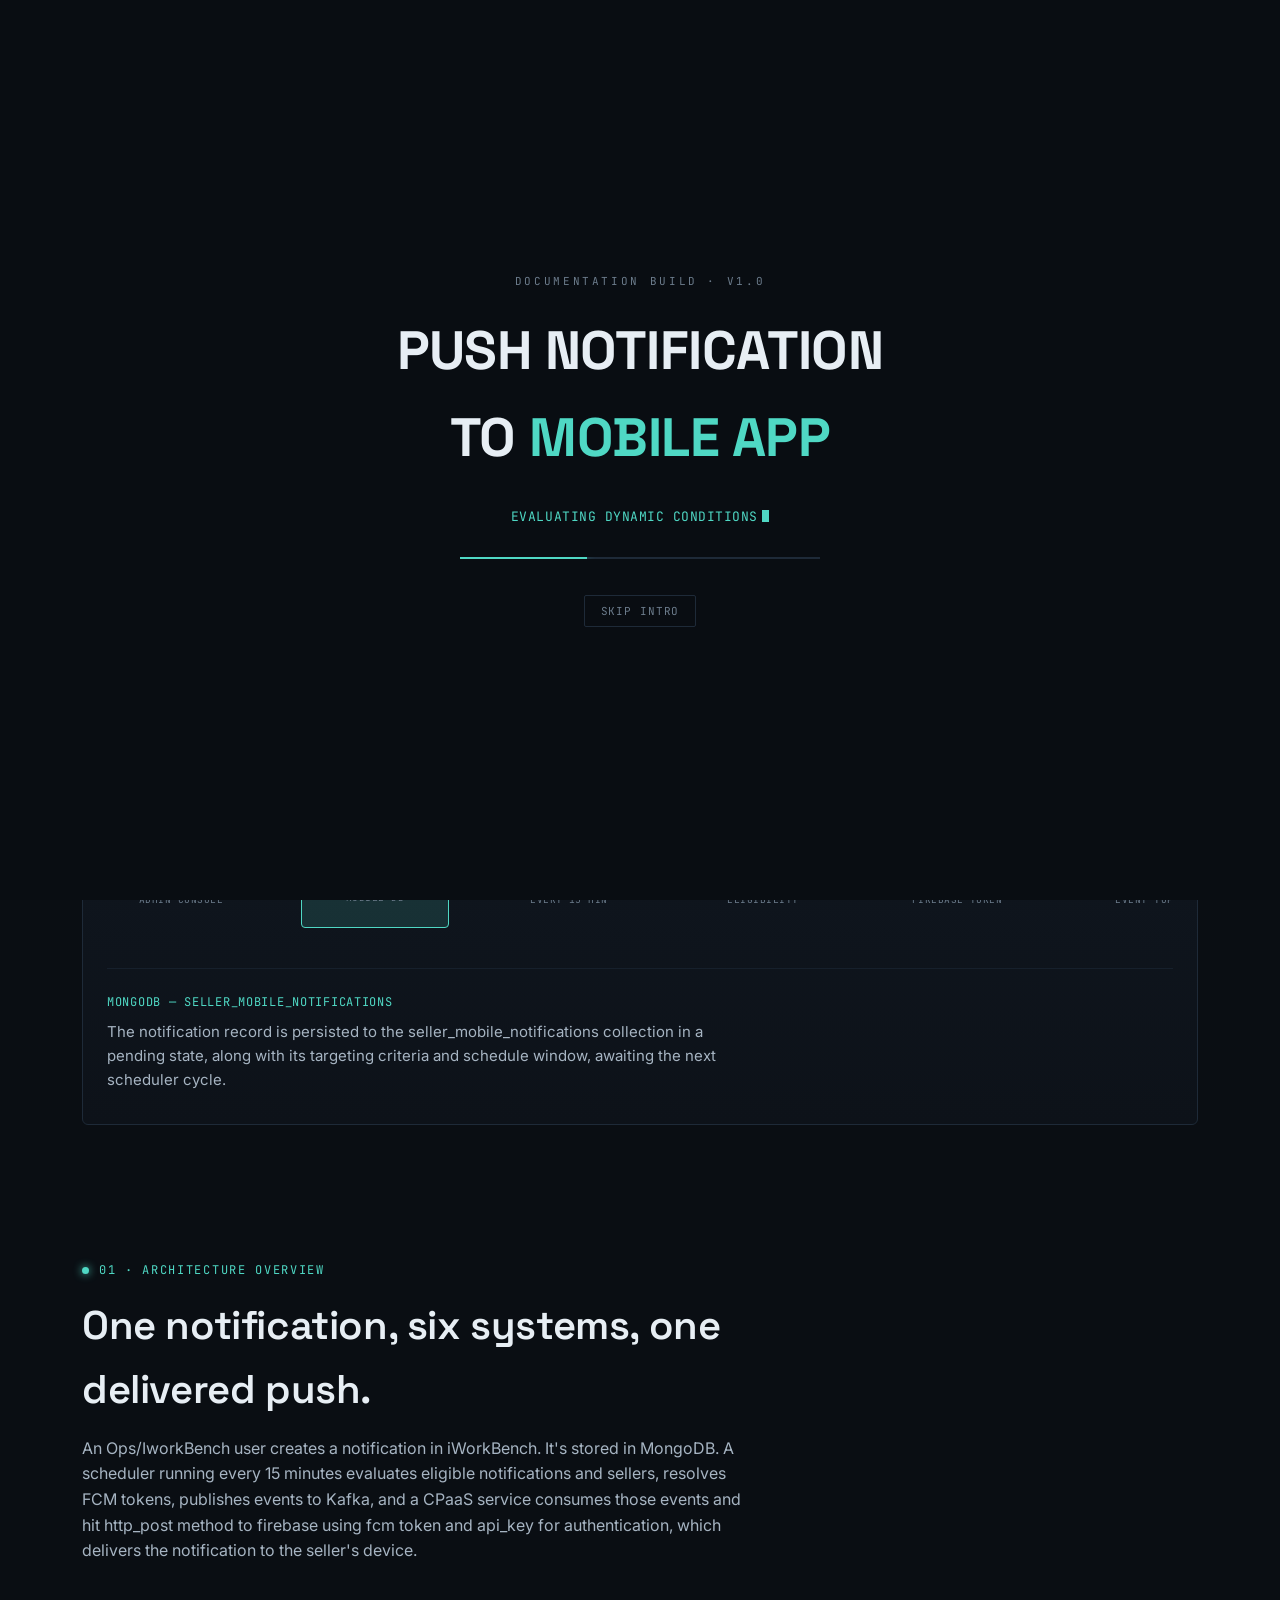
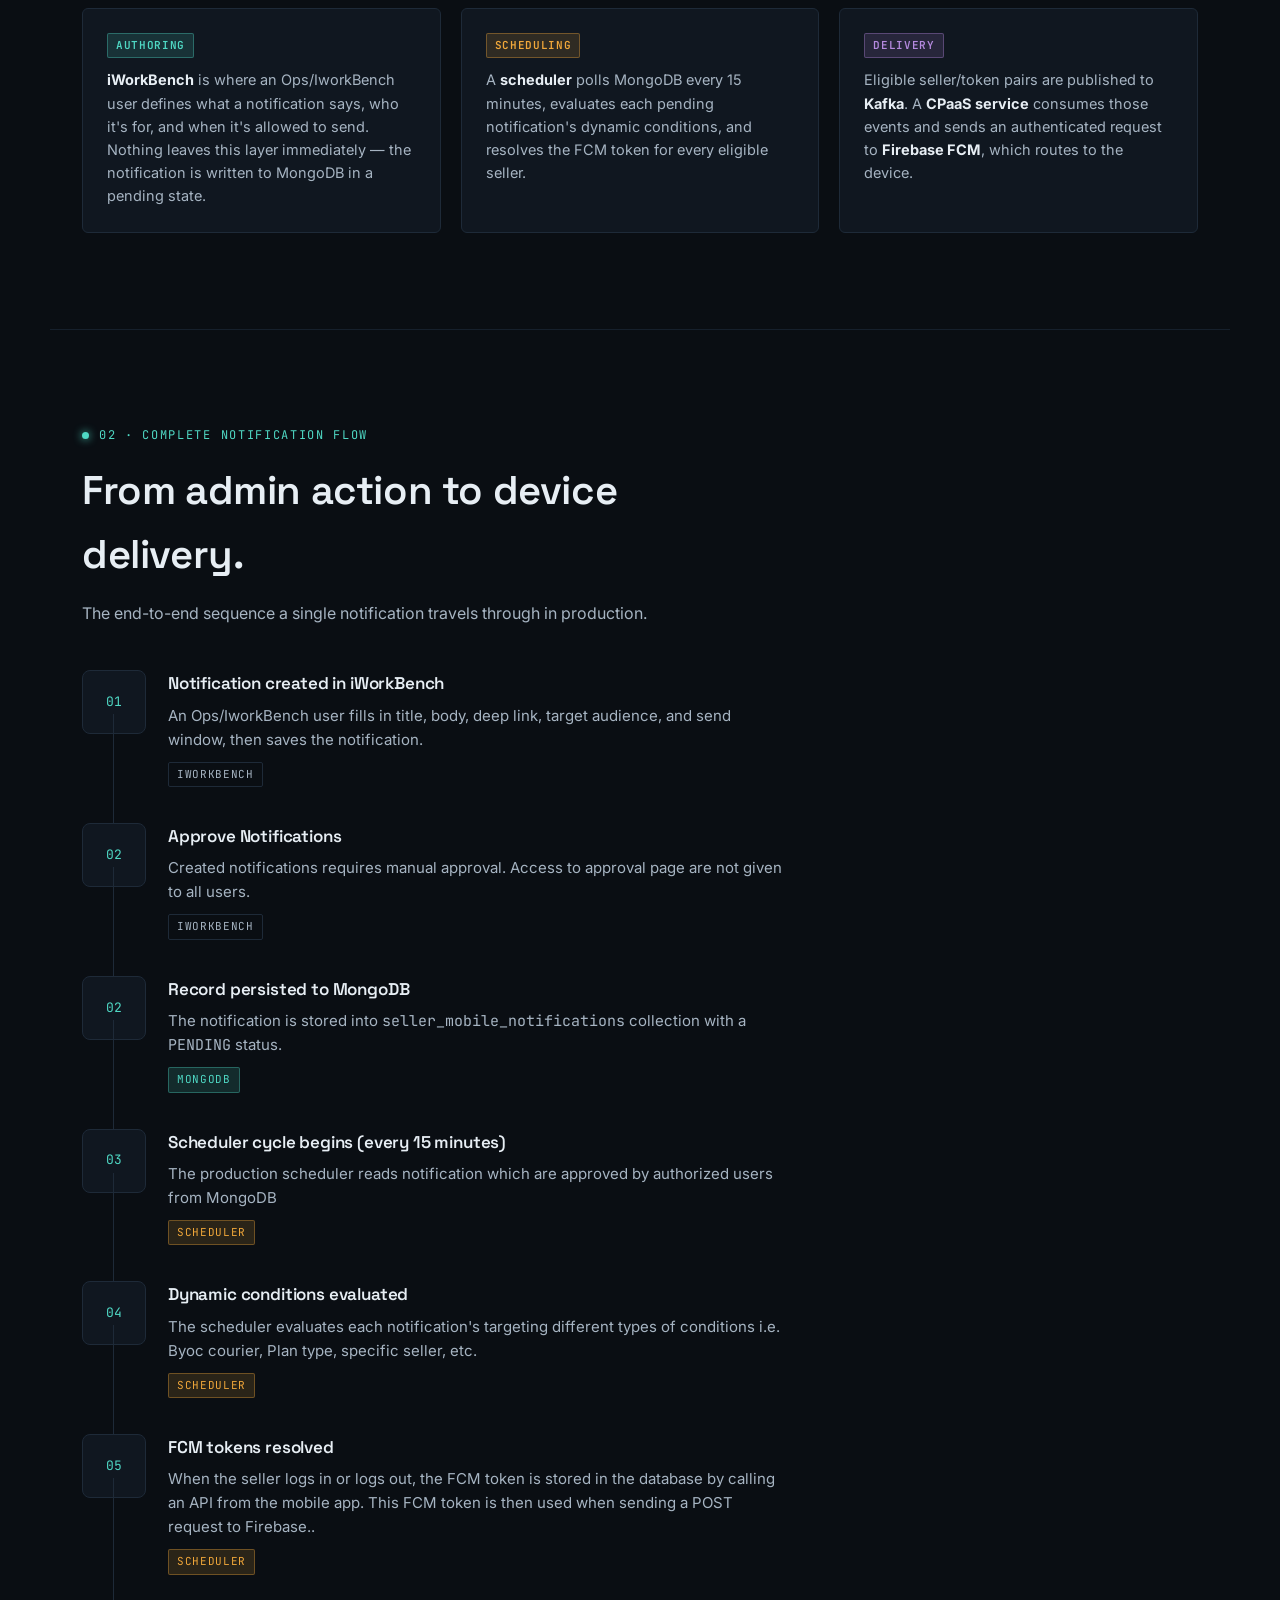
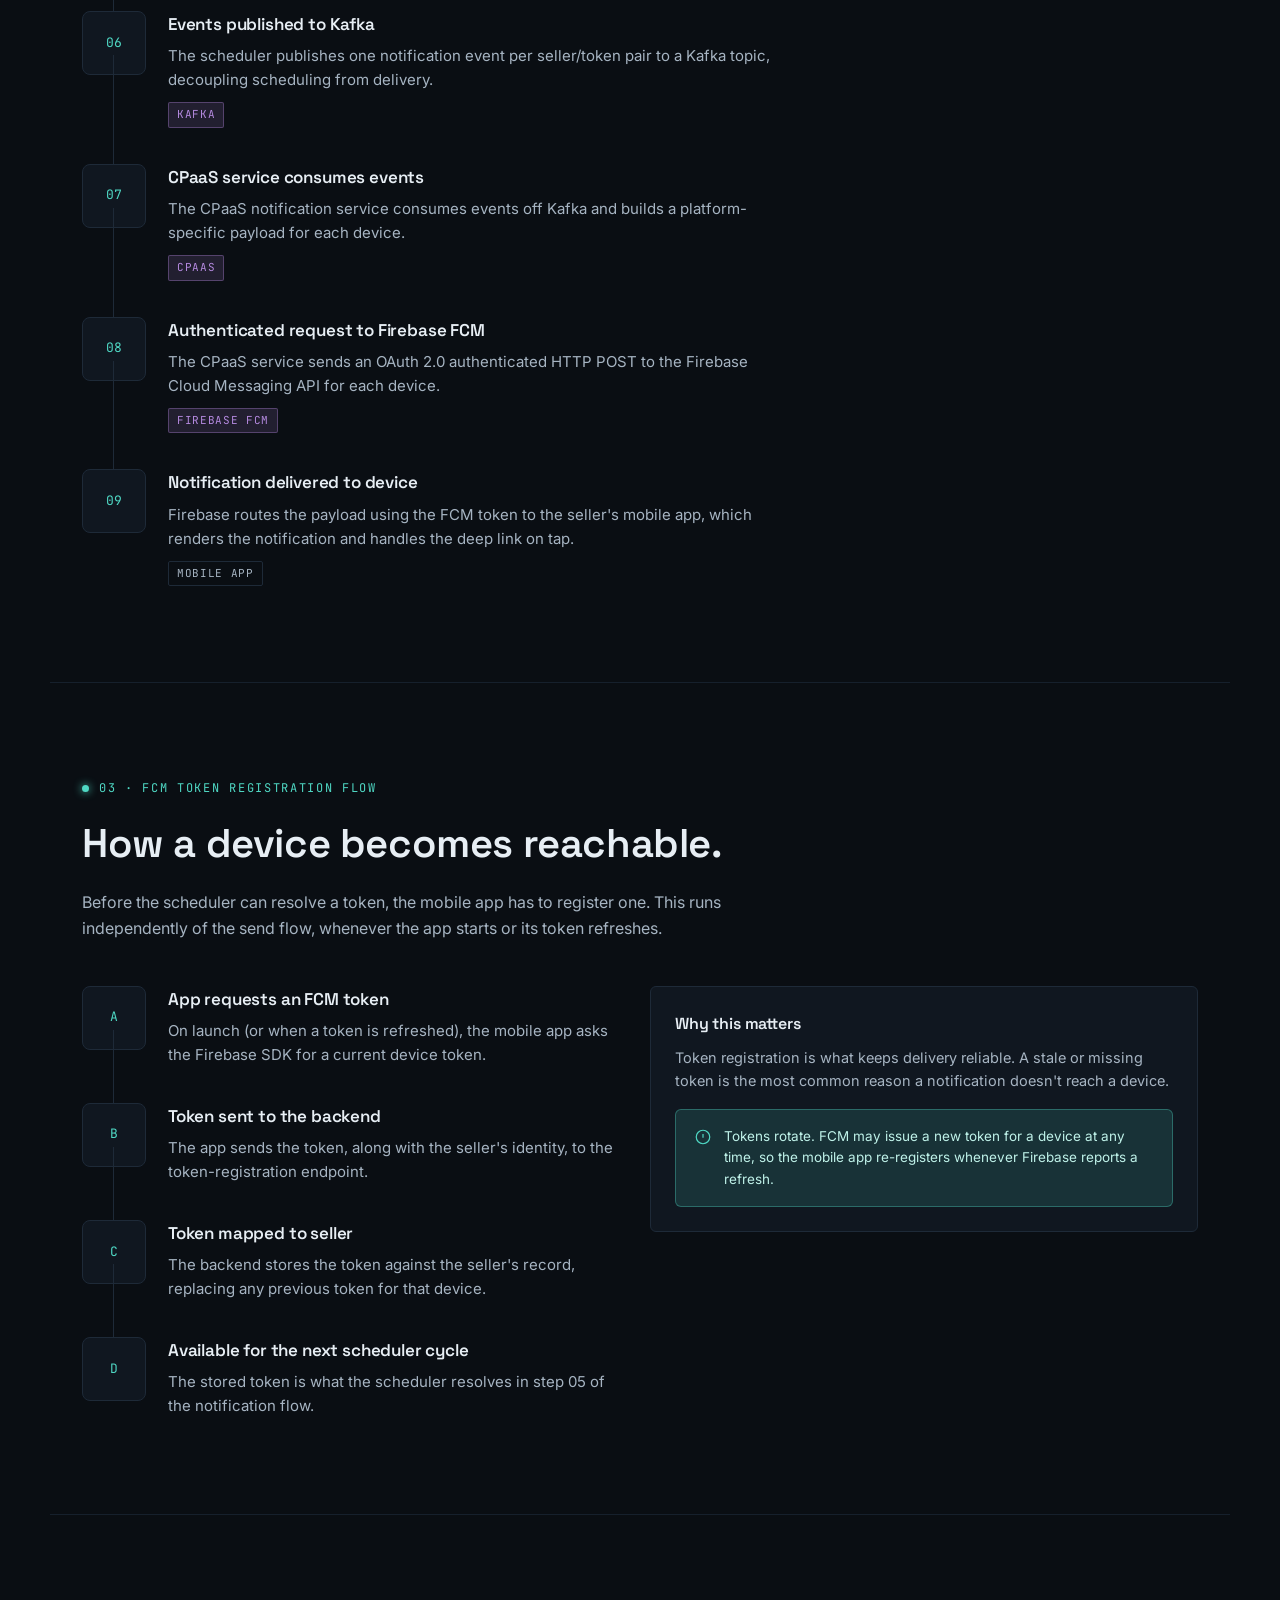
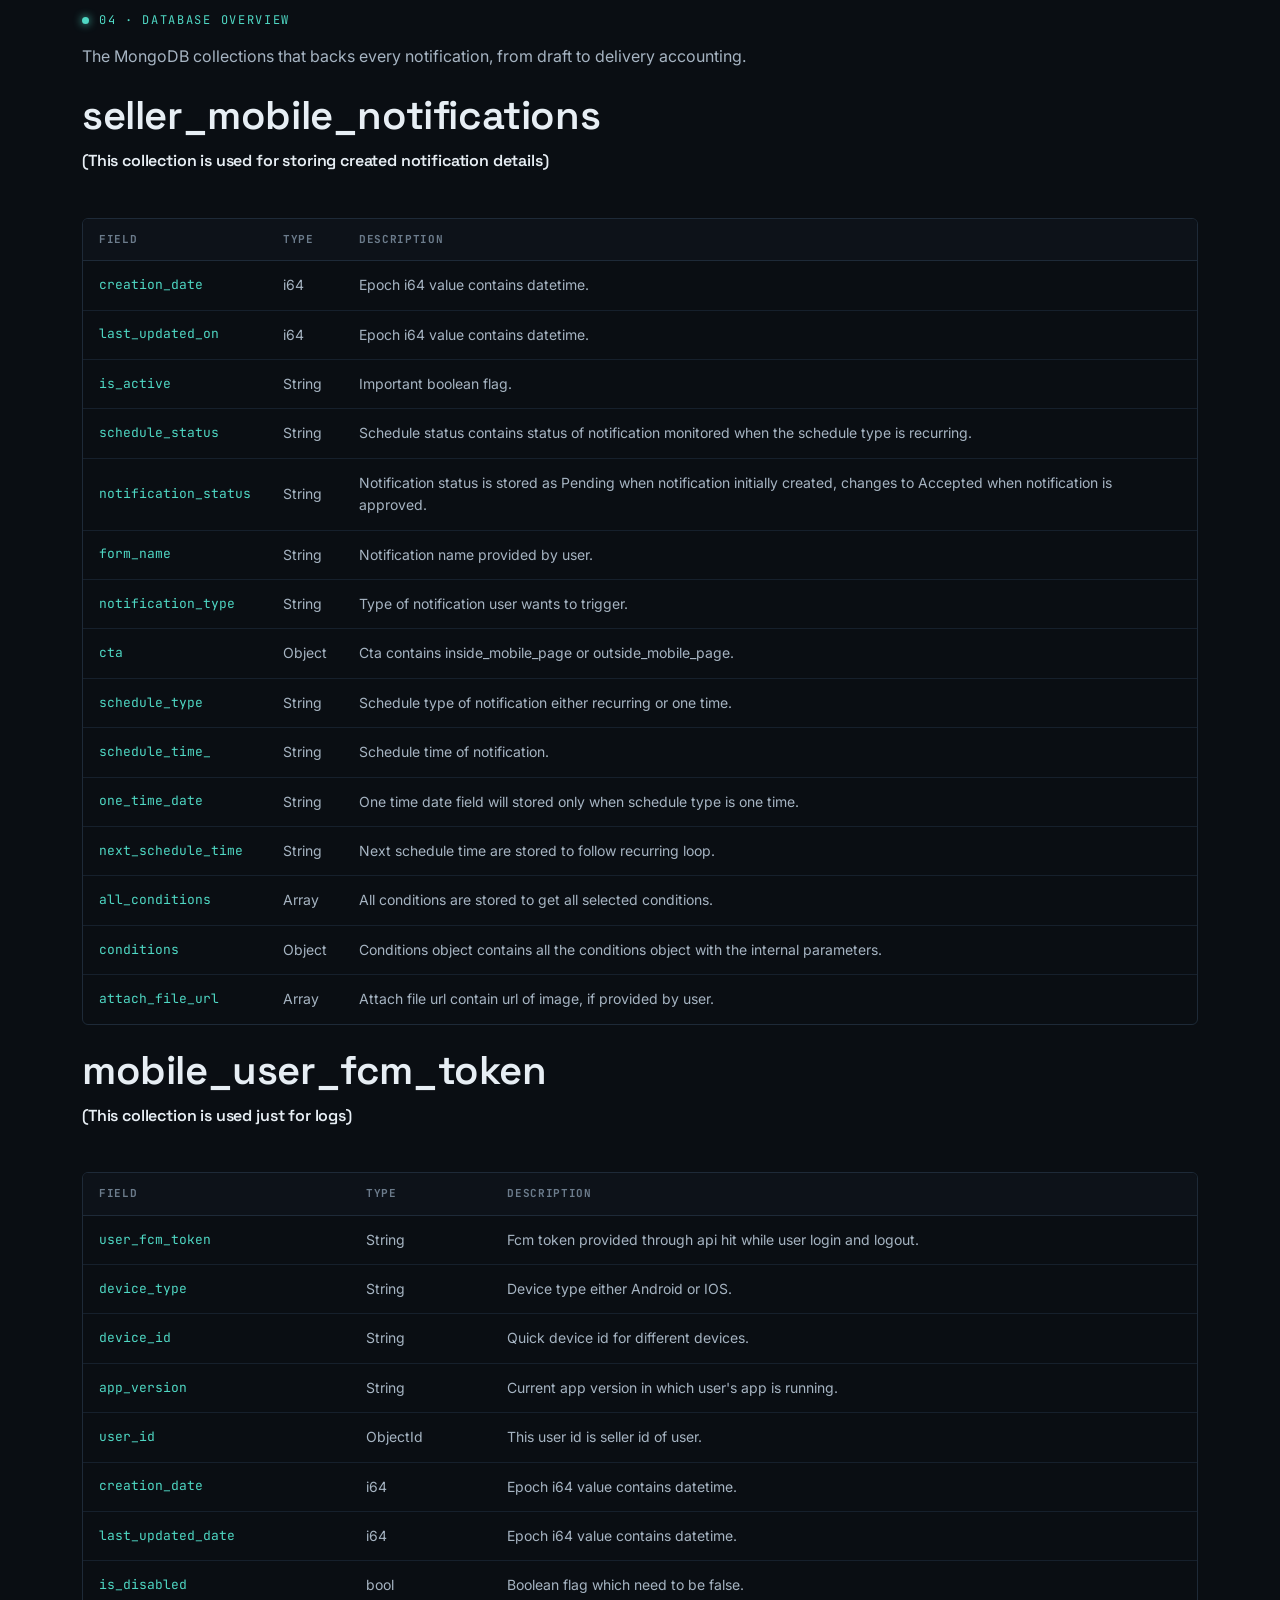
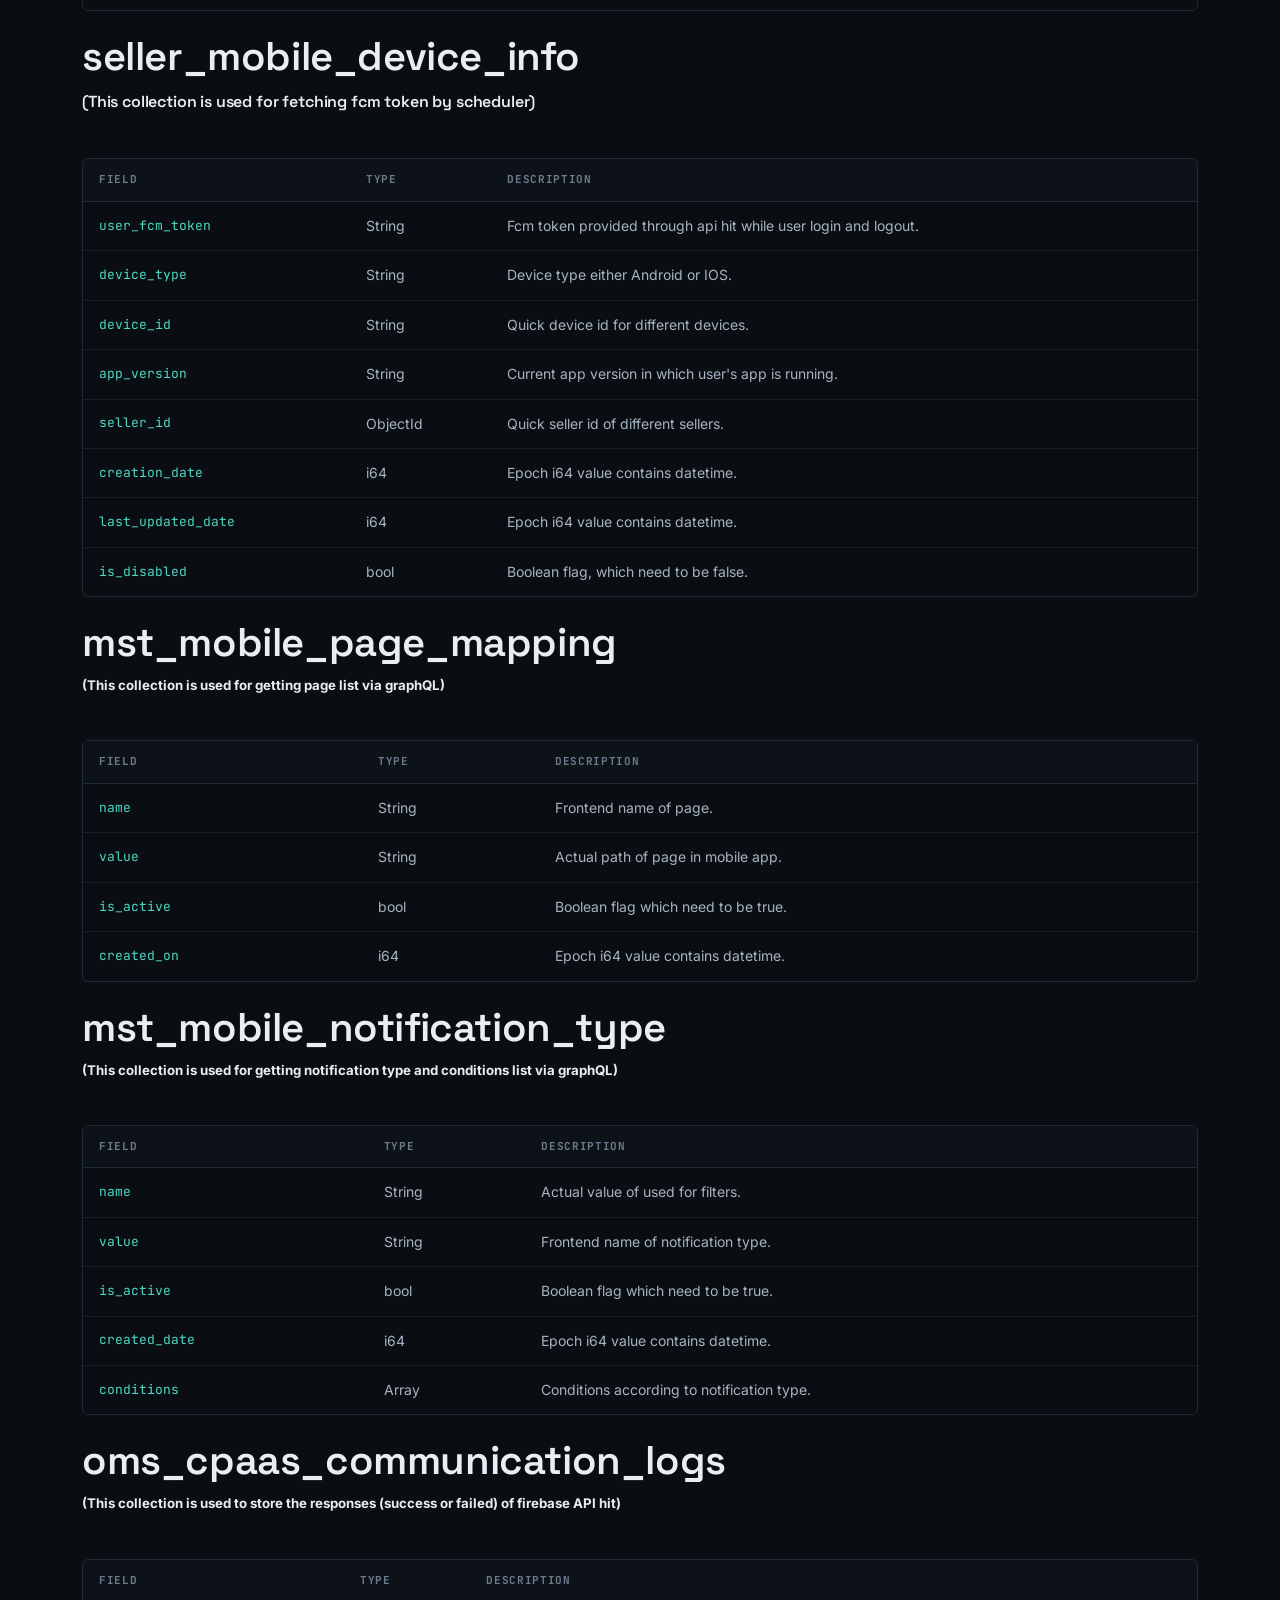
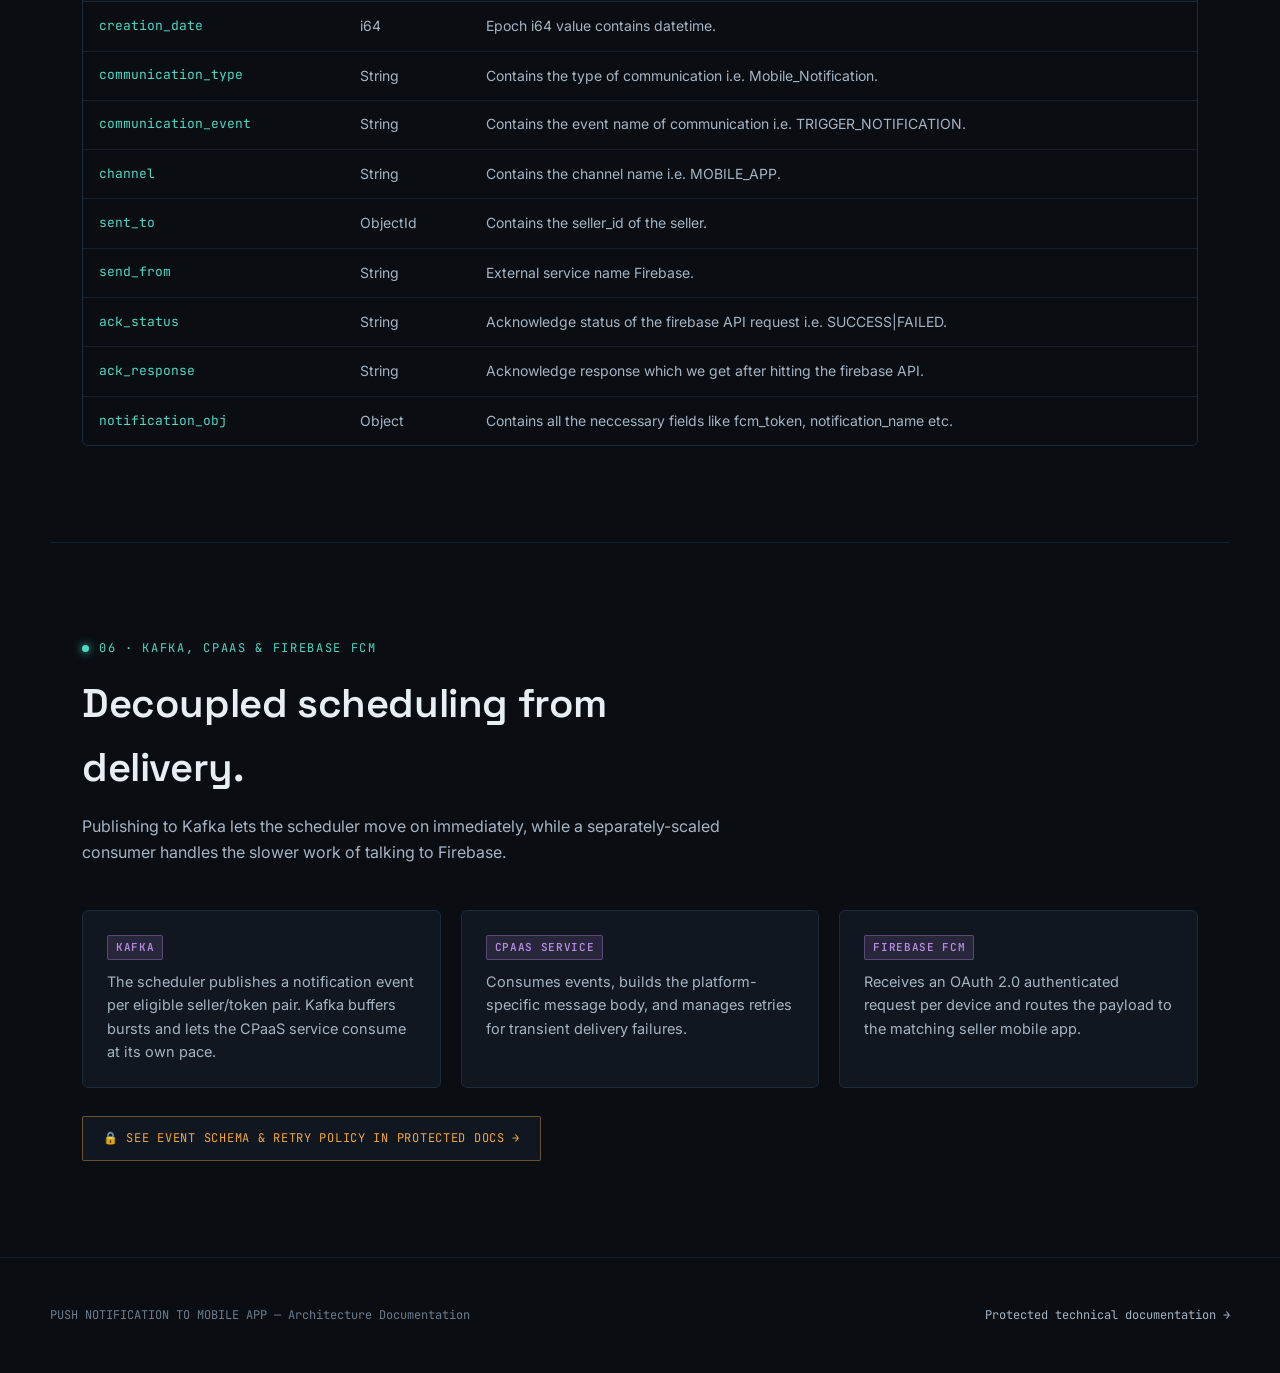
<file: index.html>
<!DOCTYPE html>
<html lang="en">
<head>
<meta charset="UTF-8">
<meta name="viewport" content="width=device-width, initial-scale=1.0">
<title>Push Notification to Mobile Doc</title>
<meta name="description" content="Architecture documentation for a production push notification pipeline: iWorkBench, MongoDB, a 15-minute scheduler, Kafka, a CPaaS service, and Firebase Cloud Messaging.">
<link rel="stylesheet" href="style.css">
<link rel="icon" type="image/png" href="favicon.png">
</head>
<body>

<!-- ============ SPLASH ============ -->
<div class="splash" id="splash">
  <canvas id="splash-canvas"></canvas>
  <div class="splash-content">
    <div class="splash-eyebrow">Documentation Build · v1.0</div>
    <div class="splash-title">PUSH NOTIFICATION<br>TO <span>MOBILE APP</span></div>
    <div class="splash-status" id="splash-status">INITIALIZING</div>
    <div class="splash-bar"><div class="splash-bar-fill" id="splash-bar-fill"></div></div>
    <button class="splash-skip" id="splash-skip">Skip intro</button>
  </div>
</div>

<!-- ============ NAV ============ -->
<nav class="nav">
  <div class="nav-inner">
    <div class="brand"><span class="dot"></span> PN&nbsp;/&nbsp;ARCHITECTURE</div>
    <ul class="nav-links" id="nav-links">
      <li><a href="#overview">Overview</a></li>
      <li><a href="#flow">Flow</a></li>
      <li><a href="#fcm-registration">FCM_Tokens</a></li>
      <li><a href="#database">Database</a></li>
      <li><a href="#kafka">Kafka/CPaaS</a></li>
      <li><a href="details.html" class="docs-link">Protected Docs →</a></li>
    </ul>
    <button class="nav-toggle" id="nav-toggle" aria-label="Toggle navigation">☰</button>
  </div>
</nav>

<!-- ============ HERO ============ -->
<header class="hero">
  <div class="hero-top">
    <div>
      <div class="eyebrow">Architecture Documentation</div>
      <h1>Push Notification to <span class="accent">Mobile APP</span></h1>
      <p class="lede">A visual walkthrough of a live, production-used notification pipeline —
        from an Ops/IworkBench user action in iWorkBench, through MongoDB and a scheduled evaluation job,
        to Kafka, a CPaaS delivery service, and Firebase Cloud Messaging.</p>
    </div>
    <div class="hero-meta">
      <div><b>System</b> · Seller Notification Platform</div>
      <div><b>Status</b> · Production</div>
      <div><b>Scheduler interval</b> · 15 min</div>
      <div><b>Delivery channel</b> · Firebase FCM</div>
    </div>
  </div>

  <div class="hero-actions">
    <a href="#overview" class="btn primary">View architecture ↓</a>
    <a href="details.html" class="btn ghost locked">🔒 Protected technical docs</a>
  </div>

  <!-- Signature interactive pipeline -->
  <div class="pipeline-wrap reveal">
    <div class="pipeline-header">
      <span>Live pipeline reference · click a node</span>
      <span class="tick"><span class="pulse"></span> next scheduler tick in <span id="scheduler-clock" class="mono">15:00</span> (simulated)</span>
    </div>

    <div class="pipeline" role="list">
      <div class="p-node" tabindex="0" role="listitem" data-node="iworkbench">
        <div class="icon"><svg viewBox="0 0 24 24" fill="none" stroke="currentColor" stroke-width="1.6"><rect x="3" y="4" width="18" height="13" rx="1.5"/><path d="M8 21h8M12 17v4"/></svg></div>
        <div class="label">iWorkBench</div><div class="sub">Admin console</div>
      </div>
      <div class="p-link"><span class="flow-dot" style="animation-delay:0s"></span></div>

      <div class="p-node" tabindex="0" role="listitem" data-node="mongodb">
        <div class="icon"><svg viewBox="0 0 24 24" fill="none" stroke="currentColor" stroke-width="1.6"><path d="M12 3c3 3 4 6 4 9a4 4 0 0 1-8 0c0-3 1-6 4-9Z"/><path d="M12 12v9"/></svg></div>
        <div class="label">MongoDB</div><div class="sub">MOBILE DB</div>
      </div>
      <div class="p-link"><span class="flow-dot" style="animation-delay:.3s"></span></div>

      <div class="p-node amber" tabindex="0" role="listitem" data-node="scheduler">
        <div class="icon"><svg viewBox="0 0 24 24" fill="none" stroke="currentColor" stroke-width="1.6"><circle cx="12" cy="12" r="8.5"/><path d="M12 7v5l3.2 2"/></svg></div>
        <div class="label">Scheduler</div><div class="sub">every 15 min</div>
      </div>
      <div class="p-link"><span class="flow-dot" style="animation-delay:.6s"></span></div>

      <div class="p-node" tabindex="0" role="listitem" data-node="conditions">
        <div class="icon"><svg viewBox="0 0 24 24" fill="none" stroke="currentColor" stroke-width="1.6"><path d="M4 6h16M4 12h10M4 18h6"/><circle cx="19" cy="12" r="1.6"/><circle cx="15" cy="18" r="1.6"/></svg></div>
        <div class="label">Conditions</div><div class="sub">eligibility</div>
      </div>
      <div class="p-link"><span class="flow-dot" style="animation-delay:.9s"></span></div>

      <div class="p-node" tabindex="0" role="listitem" data-node="tokens">
        <div class="icon"><svg viewBox="0 0 24 24" fill="none" stroke="currentColor" stroke-width="1.6"><rect x="6" y="2" width="12" height="20" rx="2.5"/><path d="M10 18h4"/></svg></div>
        <div class="label">FCM Tokens</div><div class="sub">Firebase Token</div>
      </div>
      <div class="p-link"><span class="flow-dot" style="animation-delay:1.2s"></span></div>

      <div class="p-node" tabindex="0" role="listitem" data-node="kafka">
        <div class="icon"><svg viewBox="0 0 24 24" fill="none" stroke="currentColor" stroke-width="1.6"><circle cx="6" cy="6" r="2.2"/><circle cx="6" cy="18" r="2.2"/><circle cx="18" cy="12" r="2.2"/><path d="M8 7l8 4M8 17l8-4"/></svg></div>
        <div class="label">Kafka</div><div class="sub">event topic</div>
      </div>
      <div class="p-link"><span class="flow-dot" style="animation-delay:1.5s"></span></div>

      <div class="p-node" tabindex="0" role="listitem" data-node="cpaas">
        <div class="icon"><svg viewBox="0 0 24 24" fill="none" stroke="currentColor" stroke-width="1.6"><rect x="3" y="7" width="18" height="10" rx="2"/><path d="M7 12h.01M12 12h.01M17 12h.01"/></svg></div>
        <div class="label">CPaaS</div><div class="sub">consumer</div>
      </div>
      <div class="p-link"><span class="flow-dot" style="animation-delay:1.8s"></span></div>

      <div class="p-node violet" tabindex="0" role="listitem" data-node="fcm">
        <div class="icon"><svg viewBox="0 0 24 24" fill="none" stroke="currentColor" stroke-width="1.6"><path d="M12 2 3 7v6c0 5 4 8 9 9 5-1 9-4 9-9V7l-9-5Z"/></svg></div>
        <div class="label">Firebase FCM</div><div class="sub">Extensional Firebase Platform</div>
      </div>
      <div class="p-link"><span class="flow-dot" style="animation-delay:2.1s"></span></div>

      <div class="p-node" tabindex="0" role="listitem" data-node="mobile">
        <div class="icon"><svg viewBox="0 0 24 24" fill="none" stroke="currentColor" stroke-width="1.6"><rect x="7" y="2" width="10" height="20" rx="2"/><path d="M11 19h2"/></svg></div>
        <div class="label">Mobile App</div><div class="sub">seller device</div>
      </div>
    </div>

    <div class="pipeline-detail">
      <div class="d-title" id="pipeline-detail-title">iWorkBench — Admin Console</div>
      <p id="pipeline-detail-text">An Ops/IworkBench user composes a notification in iWorkBench.</p>
    </div>
  </div>
</header>

<!-- ============ OVERVIEW ============ -->
<section class="section" id="overview">
  <div class="section-head reveal">
    <div class="eyebrow">01 · Architecture Overview</div>
    <h2>One notification, six systems, one delivered push.</h2>
    <p>An Ops/IworkBench user creates a notification in iWorkBench. It's stored in MongoDB. A scheduler
      running every 15 minutes evaluates eligible notifications and sellers, resolves FCM tokens,
      publishes events to Kafka, and a CPaaS service consumes those events and hit http_post method to firebase using fcm token and api_key for authentication, which delivers the notification to the seller's device.</p>
  </div>

  <div class="grid cols-3 reveal">
    <div class="card">
      <h3><span class="tag teal">Authoring</span></h3>
      <p><b style="color:var(--text)">iWorkBench</b> is where an Ops/IworkBench user defines what a notification says,
        who it's for, and when it's allowed to send. Nothing leaves this layer immediately — the
        notification is written to MongoDB in a pending state.</p>
    </div>
    <div class="card">
      <h3><span class="tag amber">Scheduling</span></h3>
      <p>A <b style="color:var(--text)">scheduler</b> polls MongoDB every 15 minutes, evaluates each
        pending notification's dynamic conditions, and resolves the FCM token for every eligible seller.</p>
    </div>
    <div class="card">
      <h3><span class="tag violet">Delivery</span></h3>
      <p>Eligible seller/token pairs are published to <b style="color:var(--text)">Kafka</b>. A
        <b style="color:var(--text)">CPaaS service</b> consumes those events and sends an authenticated
        request to <b style="color:var(--text)">Firebase FCM</b>, which routes to the device.</p>
    </div>
  </div>
</section>

<!-- ============ COMPLETE FLOW ============ -->
<section class="section" id="flow">
  <div class="section-head reveal">
    <div class="eyebrow">02 · Complete Notification Flow</div>
    <h2>From admin action to device delivery.</h2>
    <p>The end-to-end sequence a single notification travels through in production.</p>
  </div>

  <div class="flow-steps reveal">
    <div class="flow-step">
      <div class="step-num">01</div>
      <div class="step-body">
        <h4>Notification created in iWorkBench</h4>
        <p>An Ops/IworkBench user fills in title, body, deep link, target audience, and send window,
          then saves the notification.</p>
        <div class="step-meta"><span class="tag">iWorkBench</span></div>
      </div>
    </div>
    <div class="flow-step">
      <div class="step-num">02</div>
      <div class="step-body">
        <h4>Approve Notifications</h4>
        <p>Created notifications requires manual approval. Access to approval page are not given to all users.</p>
        <div class="step-meta"><span class="tag">iWorkBench</span></div>
      </div>
    </div>
    <div class="flow-step">
      <div class="step-num">02</div>
      <div class="step-body">
        <h4>Record persisted to MongoDB</h4>
        <p>The notification is stored into <code class="mono">seller_mobile_notifications</code> collection with a
          <code class="mono">PENDING</code> status.</p>
        <div class="step-meta"><span class="tag teal">MongoDB</span></div>
      </div>
    </div>
    <div class="flow-step">
      <div class="step-num">03</div>
      <div class="step-body">
        <h4>Scheduler cycle begins (every 15 minutes)</h4>
        <p>The production scheduler reads notification which are approved by authorized users from MongoDB </p>
        <div class="step-meta"><span class="tag amber">Scheduler</span></div>
      </div>
    </div>
    <div class="flow-step">
      <div class="step-num">04</div>
      <div class="step-body">
        <h4>Dynamic conditions evaluated</h4>
        <p>The scheduler evaluates each notification's targeting different types of conditions i.e. Byoc courier, Plan type, specific seller, etc.</p>
        <div class="step-meta"><span class="tag amber">Scheduler</span></div>
      </div>
    </div>
    <div class="flow-step">
      <div class="step-num">05</div>
      <div class="step-body">
        <h4>FCM tokens resolved</h4>
        <p>When the seller logs in or logs out, the FCM token is stored in the database by calling an API from the mobile app. This FCM token is then used when sending a POST request to Firebase..</p>
        <div class="step-meta"><span class="tag amber">Scheduler</span></div>
      </div>
    </div>
    <div class="flow-step">
      <div class="step-num">06</div>
      <div class="step-body">
        <h4>Events published to Kafka</h4>
        <p>The scheduler publishes one notification event per seller/token pair to a Kafka topic,
          decoupling scheduling from delivery.</p>
        <div class="step-meta"><span class="tag violet">Kafka</span></div>
      </div>
    </div>
    <div class="flow-step">
      <div class="step-num">07</div>
      <div class="step-body">
        <h4>CPaaS service consumes events</h4>
        <p>The CPaaS notification service consumes events off Kafka and builds a platform-specific
          payload for each device.</p>
        <div class="step-meta"><span class="tag violet">CPaaS</span></div>
      </div>
    </div>
    <div class="flow-step">
      <div class="step-num">08</div>
      <div class="step-body">
        <h4>Authenticated request to Firebase FCM</h4>
        <p>The CPaaS service sends an OAuth 2.0 authenticated HTTP POST to the Firebase Cloud Messaging
          API for each device.</p>
        <div class="step-meta"><span class="tag violet">Firebase FCM</span></div>
      </div>
    </div>
    <div class="flow-step">
      <div class="step-num">09</div>
      <div class="step-body">
        <h4>Notification delivered to device</h4>
        <p>Firebase routes the payload using the FCM token to the seller's mobile app, which renders
          the notification and handles the deep link on tap.</p>
        <div class="step-meta"><span class="tag">Mobile App</span></div>
      </div>
    </div>
  </div>
</section>

<!-- ============ FCM TOKEN REGISTRATION ============ -->
<section class="section" id="fcm-registration">
  <div class="section-head reveal">
    <div class="eyebrow">03 · FCM Token Registration Flow</div>
    <h2>How a device becomes reachable.</h2>
    <p>Before the scheduler can resolve a token, the mobile app has to register one. This runs
      independently of the send flow, whenever the app starts or its token refreshes.</p>
  </div>

  <div class="grid cols-2 reveal">
    <div>
      <div class="flow-steps">
        <div class="flow-step">
          <div class="step-num">A</div>
          <div class="step-body">
            <h4>App requests an FCM token</h4>
            <p>On launch (or when a token is refreshed), the mobile app asks the Firebase SDK for a
              current device token.</p>
          </div>
        </div>
        <div class="flow-step">
          <div class="step-num">B</div>
          <div class="step-body">
            <h4>Token sent to the backend</h4>
            <p>The app sends the token, along with the seller's identity, to the token-registration
              endpoint.</p>
          </div>
        </div>
        <div class="flow-step">
          <div class="step-num">C</div>
          <div class="step-body">
            <h4>Token mapped to seller</h4>
            <p>The backend stores the token against the seller's record, replacing any previous token
              for that device.</p>
          </div>
        </div>
        <div class="flow-step">
          <div class="step-num">D</div>
          <div class="step-body">
            <h4>Available for the next scheduler cycle</h4>
            <p>The stored token is what the scheduler resolves in step 05 of the notification flow.</p>
          </div>
        </div>
      </div>
    </div>
    <div class="card" style="align-self:start;">
      <h3>Why this matters</h3>
      <p style="margin-bottom:12px;">Token registration is what keeps delivery reliable. A stale or
        missing token is the most common reason a notification doesn't reach a device.</p>
      <div class="note info" style="margin-top:16px;">
        <svg viewBox="0 0 24 24" fill="none" stroke="currentColor" stroke-width="1.6"><circle cx="12" cy="12" r="9"/><path d="M12 8v5M12 16h.01"/></svg>
        <span>Tokens rotate. FCM may issue a new token for a device at any time, so the mobile app
          re-registers whenever Firebase reports a refresh.</span>
      </div>
    </div>
  </div>
</section>

<!-- ============ DATABASE ============ -->
<section class="section" id="database">
  <div class="section-head reveal">
    <div class="eyebrow">04 · Database Overview</div>
    <p>The MongoDB collections that backs every notification, from draft to delivery accounting.</p>
    <h2>seller_mobile_notifications</h2>
    <h4>(This collection is used for storing created notification details)</h4>
  </div>
  <div class="table-wrap reveal">
    <table>
      <thead>
        <tr><th>Field</th><th>Type</th><th>Description</th></tr>
      </thead>
      <tbody>
        <tr><td class="field">creation_date</td><td>i64</td><td>Epoch i64 value contains datetime.</td></tr>
        <tr><td class="field">last_updated_on</td><td>i64</td><td>Epoch i64 value contains datetime.</td></tr>
        <tr><td class="field">is_active</td><td>String</td><td>Important boolean flag.</td></tr>
        <tr><td class="field">schedule_status</td><td>String</td><td>Schedule status contains status of notification monitored when the schedule type is recurring.</td></tr>
        <tr><td class="field">notification_status</td><td>String</td><td>Notification status is stored as Pending when notification initially created, changes to Accepted when notification is approved.</td></tr>
        <tr><td class="field">form_name</td><td>String</td><td>Notification name provided by user.</td></tr>
        <tr><td class="field">notification_type</td><td>String</td><td>Type of notification user wants to trigger.</td></tr>
        <tr><td class="field">cta</td><td>Object</td><td>Cta contains inside_mobile_page or outside_mobile_page.</td></tr>
        <tr><td class="field">schedule_type</td><td>String</td><td>Schedule type of notification either recurring or one time.</td></tr>
        <tr><td class="field">schedule_time_</td><td>String</td><td>Schedule time of notification.</td></tr>
        <tr><td class="field">one_time_date</td><td>String</td><td>One time date field will stored only when schedule type is one time.</td></tr>
        <tr><td class="field">next_schedule_time</td><td>String</td><td>Next schedule time are stored to follow recurring loop.</td></tr>
        <tr><td class="field">all_conditions</td><td>Array</td><td>All conditions are stored to get all selected conditions.</td></tr>
        <tr><td class="field">conditions</td><td>Object</td><td>Conditions object contains all the conditions object with the internal parameters.</td></tr>
        <tr><td class="field">attach_file_url</td><td>Array</td><td>Attach file url contain url of image, if provided by user.</td></tr>
      </tbody>
    </table>
  </div>

  <div class="section-head reveal">
    <h2>mobile_user_fcm_token</h2> <h4>(This collection is used just for logs)</h4>
  </div>
  <div class="table-wrap reveal">
    <table>
      <thead>
        <tr><th>Field</th><th>Type</th><th>Description</th></tr>
      </thead>
      <tbody>
        <tr><td class="field">user_fcm_token</td><td>String</String><td>Fcm token provided through api hit while user login and logout.</td></tr>
        <tr><td class="field">device_type</td><td>String</td><td>Device type either Android or IOS.</td></tr>
        <tr><td class="field">device_id</td><td>String</td><td>Quick device id for different devices.</td></tr>
        <tr><td class="field">app_version</td><td>String</td><td>Current app version in which user's app is running.</td></tr>
        <tr><td class="field">user_id</td><td>ObjectId</td><td>This user id is seller id of user.</td></tr>
        <tr><td class="field">creation_date</td><td>i64</td><td>Epoch i64 value contains datetime.</td></tr>
        <tr><td class="field">last_updated_date</td><td>i64</td><td>Epoch i64 value contains datetime.</td></tr>
        <tr><td class="field">is_disabled</td><td>bool</td><td>Boolean flag which need to be false.</td></tr>
        </tbody>
    </table>
  </div>

  <div class="section-head reveal">
    <h2>seller_mobile_device_info</h2> <h4>(This collection is used for fetching fcm token by scheduler)</h4>
  </div>
  <div class="table-wrap reveal">
    <table>
      <thead>
        <tr><th>Field</th><th>Type</th><th>Description</th></tr>
      </thead>
      <tbody>
        <tr><td class="field">user_fcm_token</td><td>String</String><td>Fcm token provided through api hit while user login and logout.</td></tr>
        <tr><td class="field">device_type</td><td>String</td><td>Device type either Android or IOS.</td></tr>
        <tr><td class="field">device_id</td><td>String</td><td>Quick device id for different devices.</td></tr>
        <tr><td class="field">app_version</td><td>String</td><td>Current app version in which user's app is running.</td></tr>
        <tr><td class="field">seller_id</td><td>ObjectId</td><td>Quick seller id of different sellers.</td></tr>
        <tr><td class="field">creation_date</td><td>i64</td><td>Epoch i64 value contains datetime.</td></tr>
        <tr><td class="field">last_updated_date</td><td>i64</td><td>Epoch i64 value contains datetime.</td></tr>
        <tr><td class="field">is_disabled</td><td>bool</td><td>Boolean flag, which need to be false.</td></tr>
        </tbody>
    </table>
  </div>

  <div class="section-head reveal">
    <h2>mst_mobile_page_mapping</h2> <h5>(This collection is used for getting page list via graphQL)</h5>
  </div>
  <div class="table-wrap reveal">
    <table>
      <thead>
        <tr><th>Field</th><th>Type</th><th>Description</th></tr>
      </thead>
      <tbody>
        <tr><td class="field">name</td><td>String</String><td>Frontend name of page.</td></tr>
        <tr><td class="field">value</td><td>String</td><td>Actual path of page in mobile app.</td></tr>
        <tr><td class="field">is_active</td><td>bool</td><td>Boolean flag which need to be true.</td></tr>
        <tr><td class="field">created_on</td><td>i64</td><td>Epoch i64 value contains datetime.</td></tr>
        </tbody>
    </table>
  </div>

  <div class="section-head reveal">
    <h2>mst_mobile_notification_type</h2> <h5>(This collection is used for getting notification type and conditions list via graphQL)</h5>
  </div>
  <div class="table-wrap reveal">
    <table>
      <thead>
        <tr><th>Field</th><th>Type</th><th>Description</th></tr>
      </thead>
      <tbody>
        <tr><td class="field">name</td><td>String</String><td>Actual value of used for filters.</td></tr>
        <tr><td class="field">value</td><td>String</td><td>Frontend name of notification type.</td></tr>
        <tr><td class="field">is_active</td><td>bool</td><td>Boolean flag which need to be true.</td></tr>
        <tr><td class="field">created_date</td><td>i64</td><td>Epoch i64 value contains datetime.</td></tr>
        <tr><td class="field">conditions</td><td>Array</td><td>Conditions according to notification type.</td></tr>
        </tbody>
    </table>
  </div>
  <div class="section-head reveal">
    <h2>oms_cpaas_communication_logs</h2> <h5>(This collection is used to store the responses (success or failed) of firebase API hit)</h5>
  </div>
  <div class="table-wrap reveal">
    <table>
      <thead>
        <tr><th>Field</th><th>Type</th><th>Description</th></tr>
      </thead>
      <tbody>
        <tr><td class="field">creation_date</td><td>i64</String><td>Epoch i64 value contains datetime.</td></tr>
        <tr><td class="field">communication_type</td><td>String</td><td>Contains the type of communication i.e. Mobile_Notification.</td><tr>
        <tr><td class="field">communication_event</td><td>String</td><td>Contains the event name of communication i.e. TRIGGER_NOTIFICATION.</td></tr>
        <tr><td class="field">channel</td><td>String</td><td>Contains the channel name i.e. MOBILE_APP.</td></tr>
        <tr><td class="field">sent_to</td><td>ObjectId</td><td>Contains the seller_id of the seller.</td></tr>
        <tr><td class="field">send_from</td><td>String</td><td>External service name Firebase.</td></tr>
        <tr><td class="field">ack_status</td><td>String</td><td>Acknowledge status of the firebase API request i.e. SUCCESS|FAILED.</td></tr>
        <tr><td class="field">ack_response</td><td>String</td><td>Acknowledge response which we get after hitting the firebase API.</td></tr>
        <tr><td class="field">notification_obj</td><td>Object</td><td>Contains all the neccessary fields like fcm_token, notification_name etc.</td></tr>
        </tbody>
    </table>
  </div>
</section>

<!-- ============ DYNAMIC CONDITIONS ============ -->
<!-- <section class="section" id="conditions">
  <div class="section-head reveal">
    <div class="eyebrow">05 · Dynamic Condition Overview</div>
    <h2>How eligibility is decided.</h2>
    <p>Each notification carries its own targeting rules. The scheduler evaluates these against every
      seller on every cycle to build that run's eligible set.</p>
  </div>

  <div class="cond-list reveal">
    <div class="cond-item">
      <span class="tag teal cond-tag">Audience</span>
      <div><h4>Category, region &amp; tier</h4><p>Restricts a notification to sellers matching a business category, geographic region, or account tier.</p></div>
    </div>
    <div class="cond-item">
      <span class="tag amber cond-tag">Lifecycle</span>
      <div><h4>Account status</h4><p>Only active, verified sellers are considered — suspended or incomplete accounts are excluded automatically.</p></div>
    </div>
    <div class="cond-item">
      <span class="tag violet cond-tag">Engagement</span>
      <div><h4>Opt-in &amp; preferences</h4><p>Sellers who have opted out of a notification category are filtered out before token resolution.</p></div>
    </div>
    <div class="cond-item">
      <span class="tag cond-tag">Timing</span>
      <div><h4>Schedule window &amp; time zone</h4><p>A notification is only eligible while the current time falls inside its configured send window.</p></div>
    </div>
    <div class="cond-item">
      <span class="tag teal cond-tag">Throttling</span>
      <div><h4>Frequency caps</h4><p>Per-seller sending limits prevent a single seller from receiving an excessive number of notifications in a short period.</p></div>
    </div>
  </div>
</section> -->

<!-- ============ KAFKA / CPAAS / FCM ============ -->
<section class="section" id="kafka">
  <div class="section-head reveal">
    <div class="eyebrow">06 · Kafka, CPaaS &amp; Firebase FCM</div>
    <h2>Decoupled scheduling from delivery.</h2>
    <p>Publishing to Kafka lets the scheduler move on immediately, while a separately-scaled consumer
      handles the slower work of talking to Firebase.</p>
  </div>

  <div class="grid cols-3 reveal">
    <div class="card">
      <h3><span class="tag violet">Kafka</span></h3>
      <p>The scheduler publishes a notification event per eligible seller/token pair. Kafka buffers
        bursts and lets the CPaaS service consume at its own pace.</p>
    </div>
    <div class="card">
      <h3><span class="tag violet">CPaaS Service</span></h3>
      <p>Consumes events, builds the platform-specific message body, and manages retries for
        transient delivery failures.</p>
    </div>
    <div class="card">
      <h3><span class="tag violet">Firebase FCM</span></h3>
      <p>Receives an OAuth 2.0 authenticated request per device and routes the payload to the
        matching seller mobile app.</p>
    </div>
  </div>

  <div style="margin-top:28px;" class="reveal">
    <a href="details.html" class="btn ghost locked">🔒 See event schema &amp; retry policy in protected docs →</a>
  </div>
</section>

<footer>
  <div class="footer-inner">
    <div>PUSH NOTIFICATION TO MOBILE APP — Architecture Documentation</div>
    <div><a href="details.html">Protected technical documentation →</a></div>
  </div>
</footer>

<script src="script.js"></script>
</body>
</html>
</file>
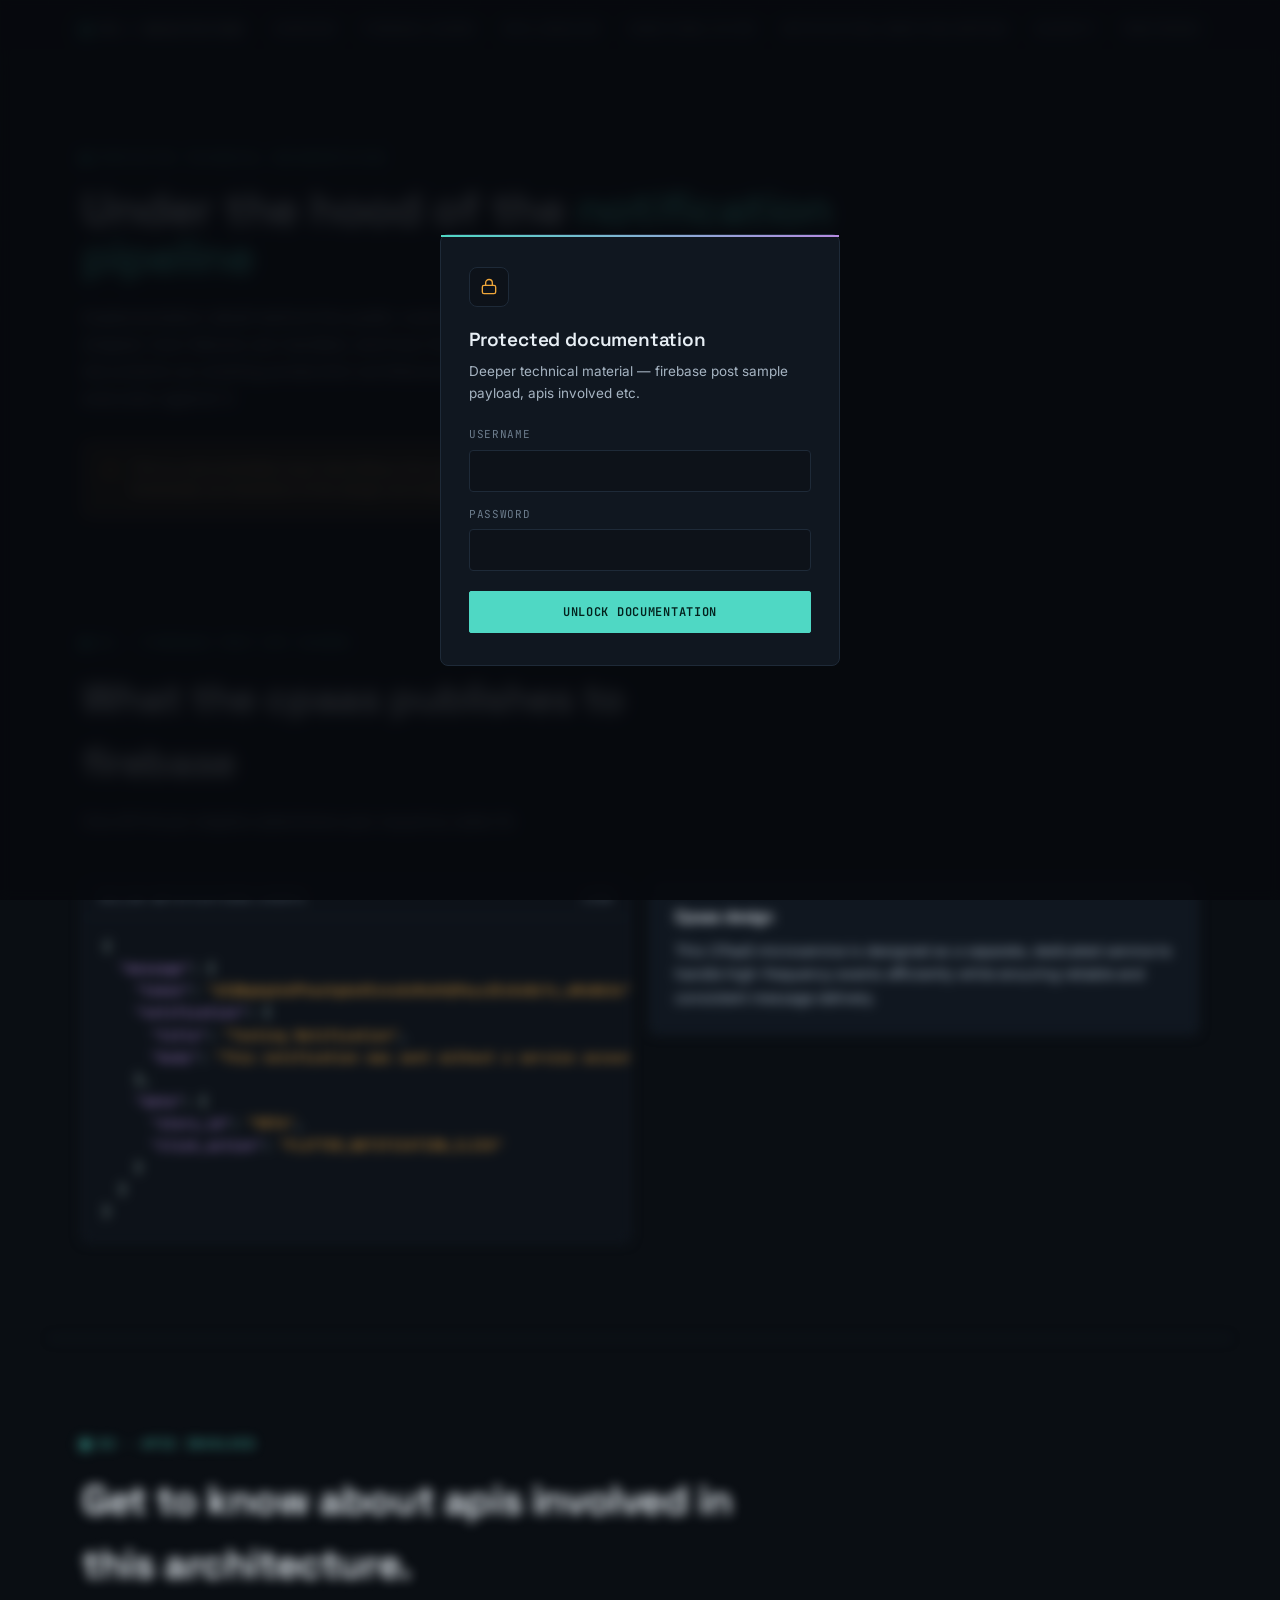
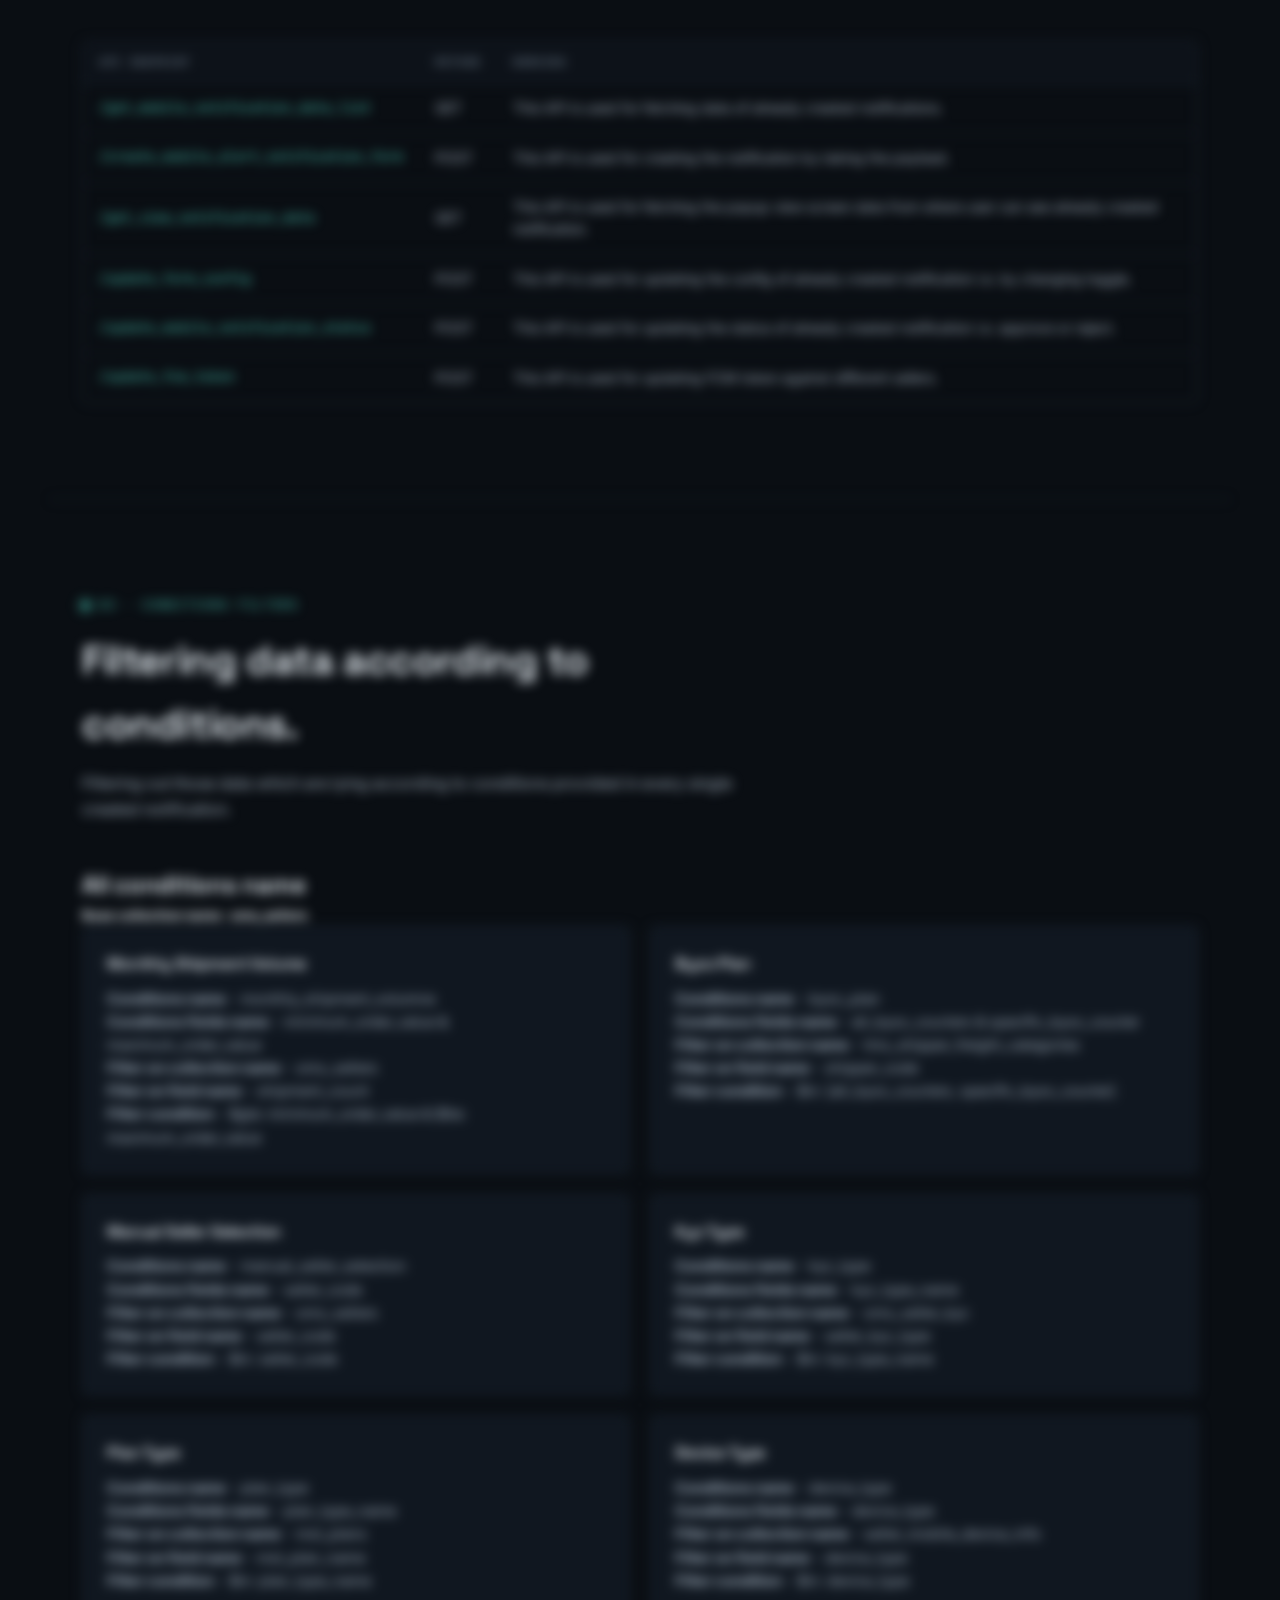
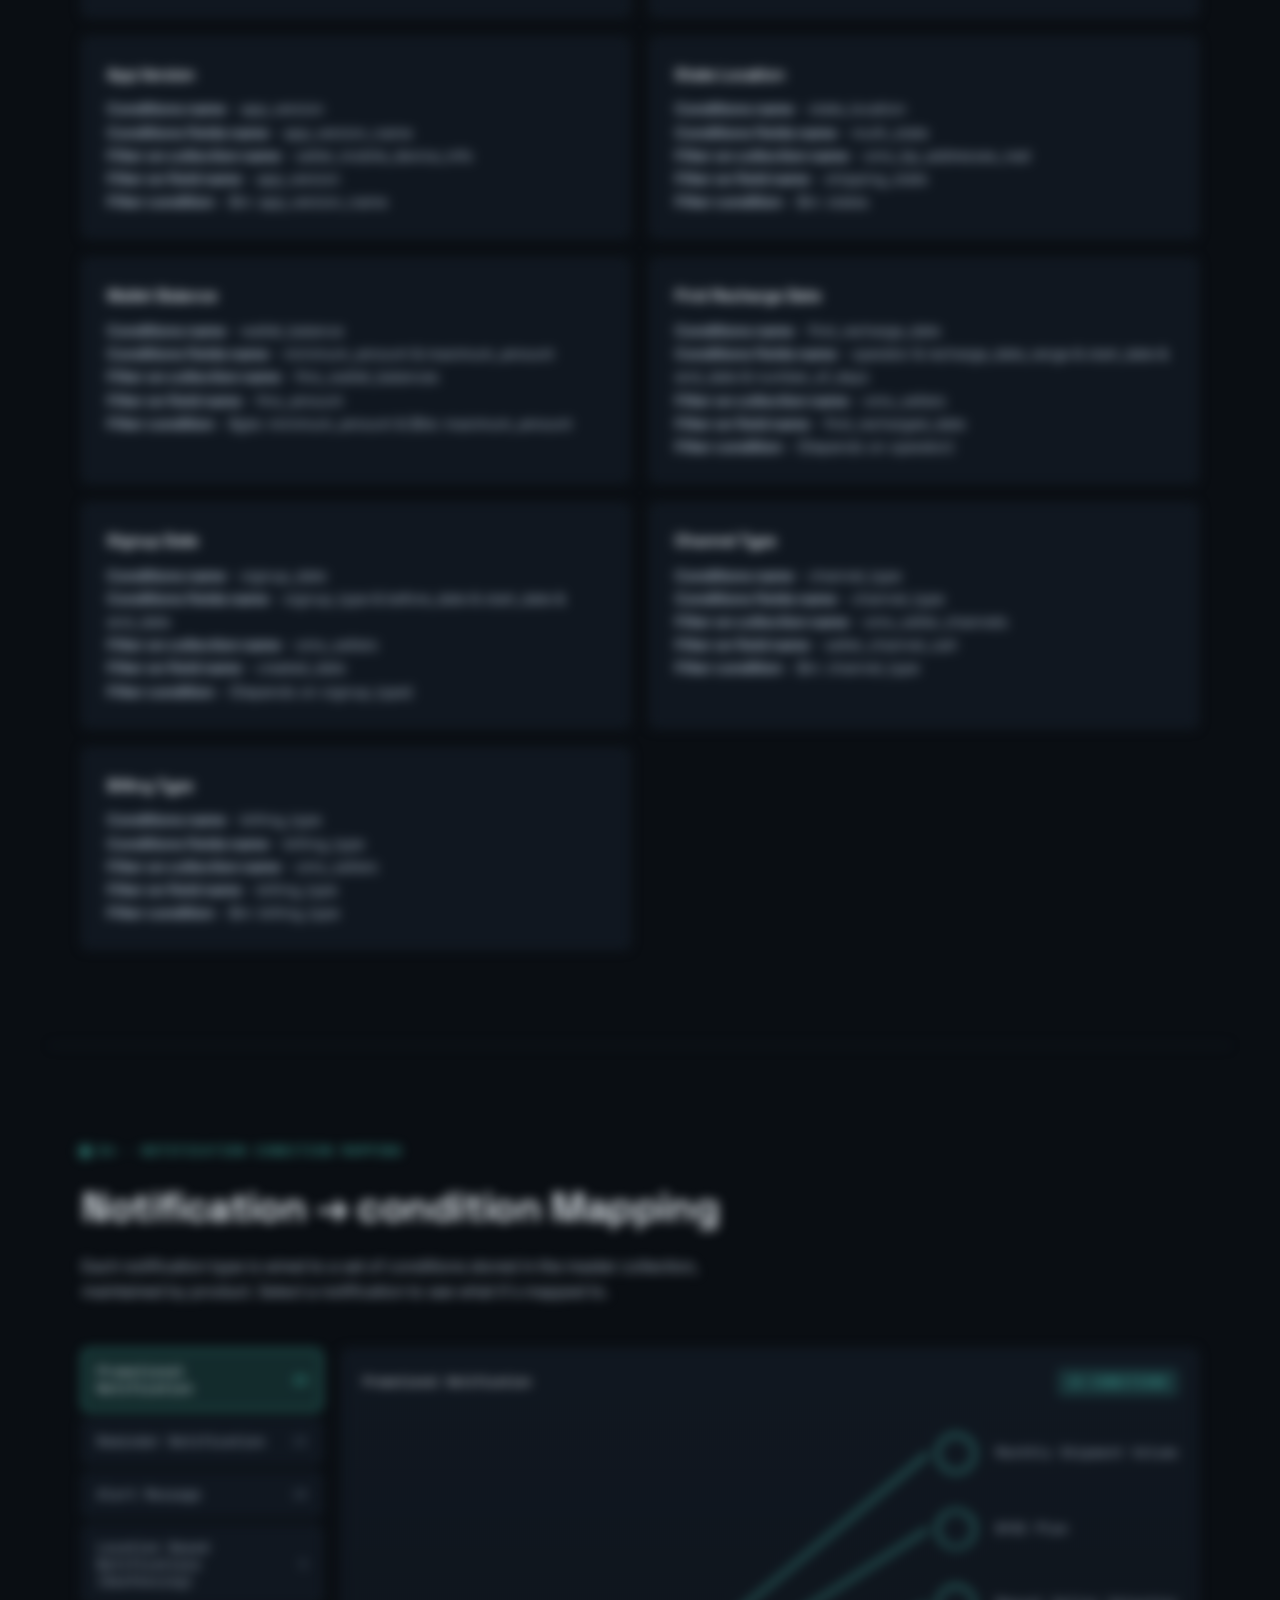
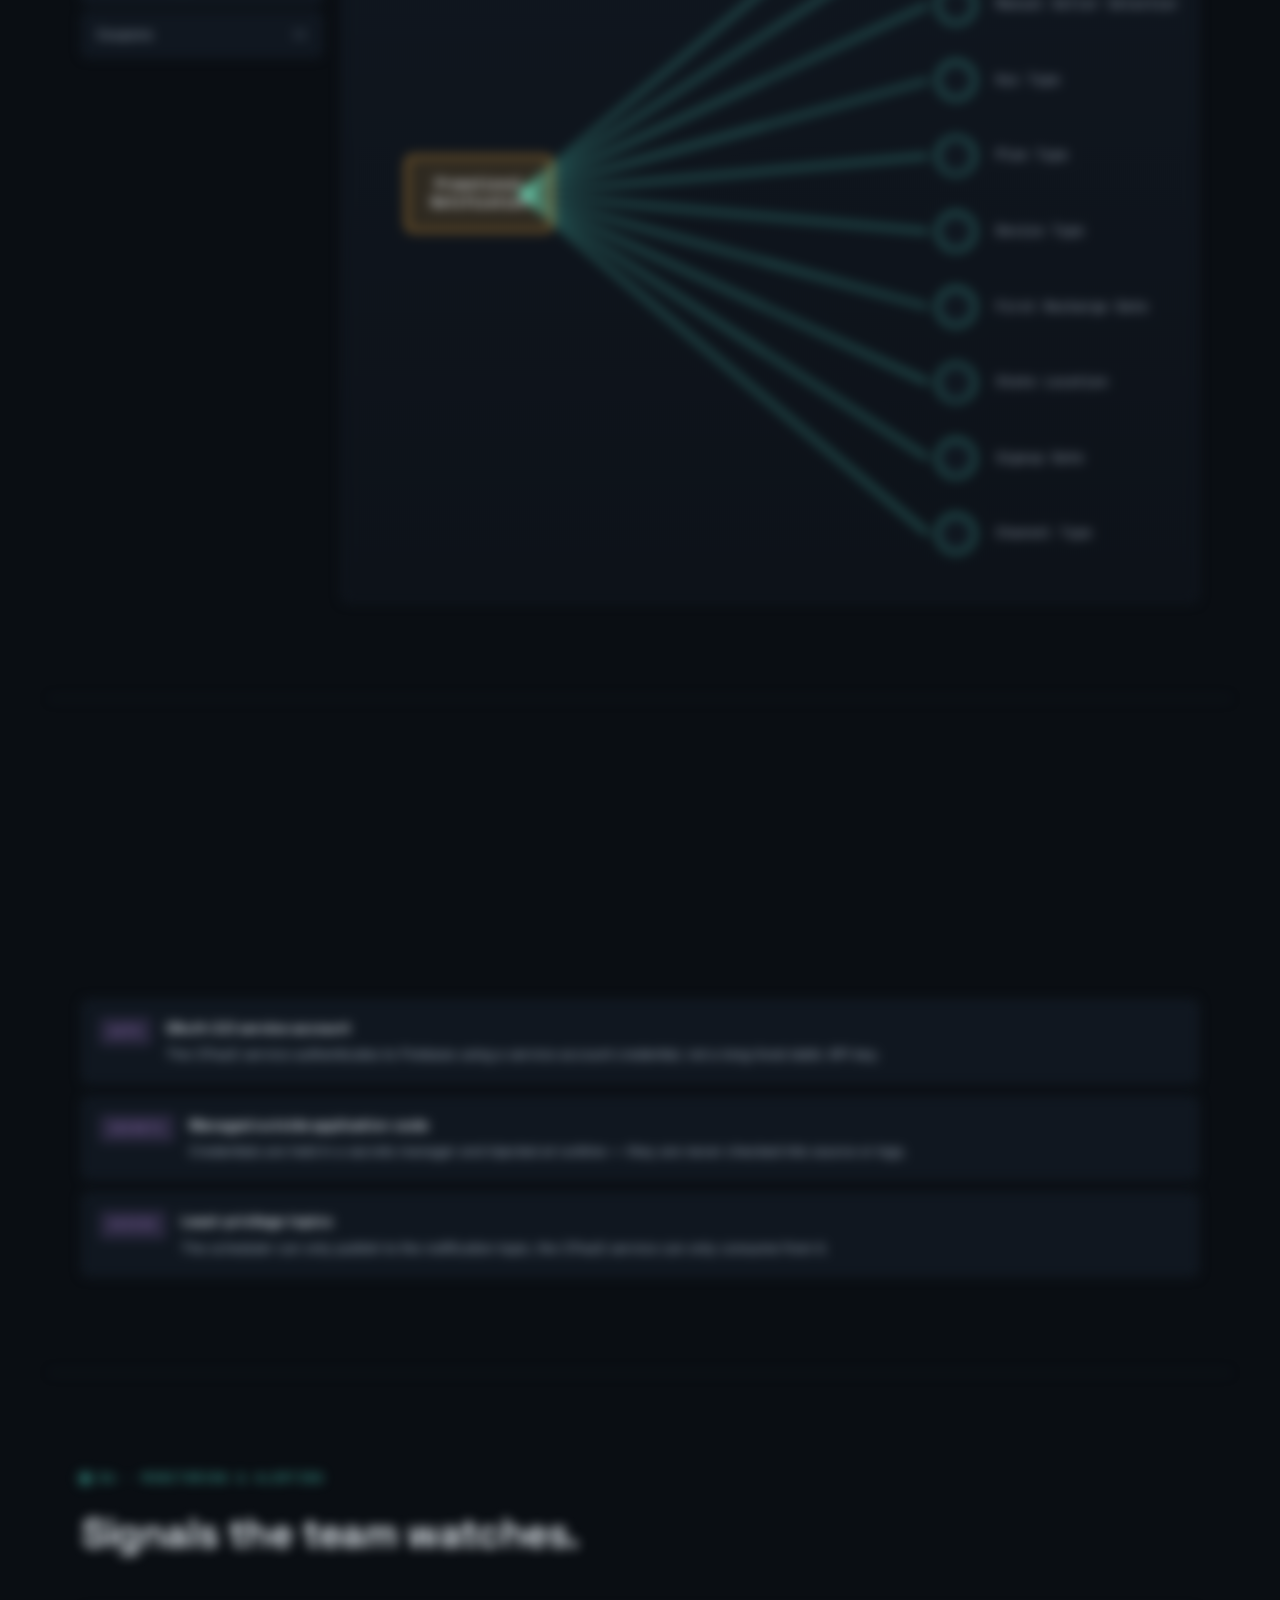
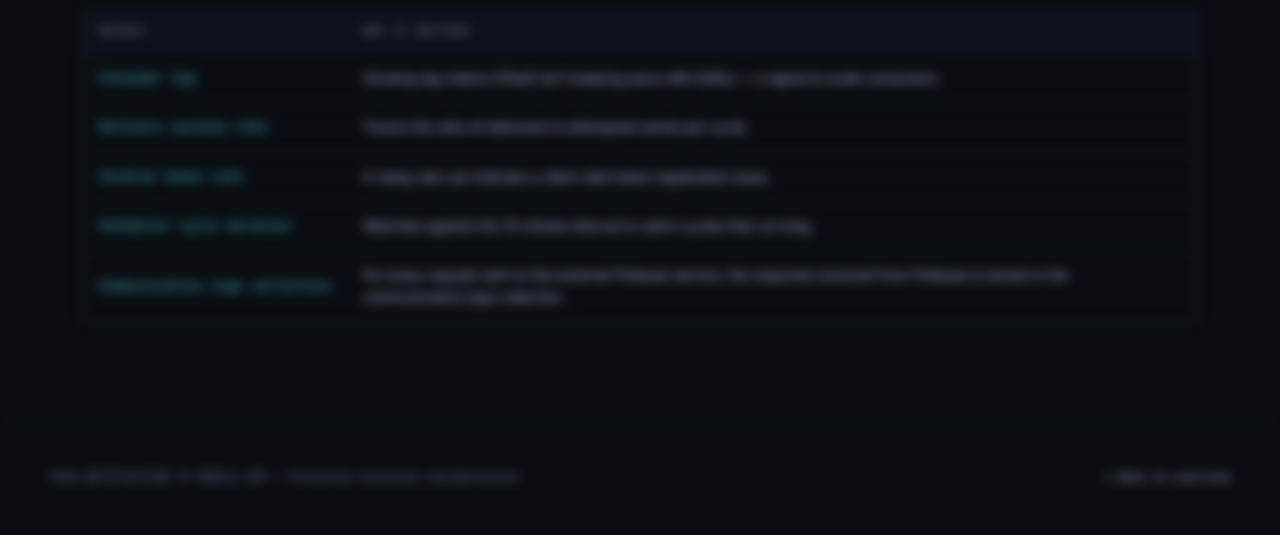
<file: details.html>
<!DOCTYPE html>
<html lang="en">
<head>
<meta charset="UTF-8">
<meta name="viewport" content="width=device-width, initial-scale=1.0">
<title>Protected Technical Documentation — Push Notification to Mobile APP</title>
<link rel="stylesheet" href="style.css">
</head>
<body>

<!-- ============ AUTH GATE ============ -->
<div class="gate" id="gate">
  <div class="gate-panel">
    <div class="gate-lock">
      <svg viewBox="0 0 24 24" fill="none" stroke="currentColor" stroke-width="1.6" width="20" height="20"><rect x="4" y="10" width="16" height="10" rx="2"/><path d="M8 10V7a4 4 0 0 1 8 0v3"/></svg>
    </div>
    <h3>Protected documentation</h3>
    <p class="sub">Deeper technical material — firebase post sample payload, apis involved etc.</p>

    <form id="gate-form">
      <div class="field-group">
        <label for="gate-user">Username</label>
        <input id="gate-user" type="text" autocomplete="username" required>
      </div>
      <div class="field-group">
        <label for="gate-pass">Password</label>
        <input id="gate-pass" type="password" autocomplete="current-password" required>
      </div>
      <div class="gate-error" id="gate-error"></div>
      <button type="submit" class="btn primary gate-submit">Unlock documentation</button>
    </form>

    <!-- <div class="gate-hint">
      Demo credentials — <b>demo</b> / <b>architecture</b>
    </div> -->
    <!-- <div class="gate-disclaimer">
      This login is a presentation gate for a static documentation site. It runs entirely in your
      browser and is not a real authentication system.
    </div> -->
  </div>
</div>

<!-- ============ PAGE CONTENT ============ -->
<div id="page-content" class="locked-page">

<nav class="nav">
  <div class="nav-inner">
    <div class="brand"><span class="dot"></span> PN&nbsp;/&nbsp;ARCHITECTURE</div>
    <ul class="nav-links" id="nav-links">
      <li><a href="index.html">Overview</a></li>
      <li><a href="#schema">Firebase_Schema</a></li>
      <li><a href="#apis_involved">APIs_Involved</a></li>
      <li><a href="#conditions_filter">Conditions_Filter</a></li>
      <li><a href="#notification_condition_mapping">Notification_Condition_Mapping</a></li>
      <li><a href="#security">Security</a></li>
      <li><a href="#monitoring">Monitoring</a></li>
    </ul>
    <button class="nav-toggle" id="nav-toggle" aria-label="Toggle navigation">☰</button>
  </div>
</nav>

<header class="hero" style="padding-bottom:20px;">
  <div class="eyebrow">Protected Technical Documentation</div>
  <h1 style="font-size:clamp(28px,4.6vw,46px);">Under the hood of the <span class="accent">notification pipeline</span></h1>
  <p class="lede">Implementation detail behind the public overview — how events are shaped, how
    failures are handled, and how the system scales. This documents an existing production
    architecture; nothing on this page executes against it.</p>

  <div class="note" style="margin-top:28px; max-width:680px;">
    <svg viewBox="0 0 24 24" fill="none" stroke="currentColor" stroke-width="1.6"><path d="M12 9v4M12 17h.01M10.3 3.9 2.5 18a2 2 0 0 0 1.7 3h15.6a2 2 0 0 0 1.7-3L13.7 3.9a2 2 0 0 0-3.4 0Z"/></svg>
    <span>This is a documentation layer describing a live system. Values below (topic names, field
      names, thresholds) are illustrative of the design and simplified for presentation.</span>
  </div>
</header>

<!-- ============ FIREBASE  SCHEMA ============ -->
<section class="section" id="schema">
  <div class="section-head reveal">
    <div class="eyebrow">01 · Firebase POST API Schema</div>
    <h2>What the cpaas publishes to firebase</h2>
    <p>One API hit per eligible seller/token pair, keyed by seller ID.</p>
  </div>

  <div class="grid cols-2 reveal">
    <div class="code-block">
      <div class="code-head"><span>seller.notifications.events</span><span>JSON</span></div>
      <pre>{
  <span class="k">"message"</span>: {
    <span class="k">"token"</span>: <span class="s">"dIQBgAgVeUPhasVgAaVEs4uGzRsUhQ96yu2ExGxBzYy_mRs8b3o"</span>,
    <span class="k">"notification"</span>: {
      <span class="k">"title"</span>: <span class="s">"Testing Notification"</span>,
      <span class="k">"body"</span>: <span class="s">"This notification was sent without a service account file."</span>
    },
    <span class="k">"data"</span>: {
      <span class="k">"story_id"</span>: <span class="s">"9876"</span>,
      <span class="k">"click_action"</span>: <span class="s">"FLUTTER_NOTIFICATION_CLICK"</span>
    }
  }
}</pre>
    </div>
    <div>
      <!-- <div class="table-wrap" style="margin-bottom:20px;">
        <table>
          <thead><tr><th>Property</th><th>Notes</th></tr></thead>
          <tbody>
            <tr><td class="field">token</td><td>This token should beregistered over firebase.</td></tr>
          </tbody>
        </table>
      </div> -->
      <div class="card">
        <h3>Cpaas design</h3>
        <p>This CPaaS microservice is designed as a separate, dedicated service to handle high-frequency events efficiently while ensuring reliable and consistent message delivery.</p>
      </div>
    </div>
  </div>
</section>

<!-- ============ APIS_INVOLVED ============ -->
<section class="section" id="apis_involved">
  <div class="section-head reveal">
    <div class="eyebrow">02 · APIs Involved</div>
    <h2>Get to know about apis involved in this architecture.</h2>
  </div>

  <div class="table-wrap reveal" style="margin-top:24px;">
    <table>
      <thead><tr><th>API endpoint</th><th>Method</th><th>Working</th></tr></thead>
      <tbody>
        <tr><td class="field">/get_mobile_notification_data_list</td><td>GET</td><td>This API is used for fetching data of already created notifications.</td></tr>
        <tr><td class="field">/create_mobile_alert_notification_form</td><td>POST</td><td>This API is used for creating the notification by taking the payload.</td></tr>
        <tr><td class="field">/get_view_notification_data</td><td>GET</td><td>This API is used for fetching the popup view screen data from where user can see already created notification.</td></tr>
        <tr><td class="field">/update_form_config</td><td>POST</td><td>This API is used for updating the config of already created notification i.e. by changing toggle.</td></tr>
        <tr><td class="field">/update_mobile_notification_status</td><td>POST</td><td>This API is used for updating the status of already created notification i.e. approve or reject.</td></tr>
        <tr><td class="field">/update_fcm_token</td><td>POST</td><td>This API is used for updating FCM token against different sellers.</td></tr>
      </tbody>
    </table>
  </div>
</section>

<!-- ============ SCALING ============ -->
<section class="section" id="conditions_filter">
  <div class="section-head reveal">
    <div class="eyebrow">03 · Conditions Filters</div>
    <h2>Filtering data according to conditions.</h2>
    <p>Filtering out those data which are lying according to conditions provided in every single created notification.</p>
  </div>

  <div class="header-inline">
    <h2>All conditions name</h2>
    <h5 class="margin-left:auto">Base collection name : oms_sellers</h5>
  </div>
  <div class="grid cols-2 reveal">
    <div class="card">
      <h3>Monthly Shipment Volume</h3>
      <p><strong>Conditions name</strong>  - monthly_shipment_volumne</p>
      <p><strong>Conditions fields name</strong>  -  minimum_order_value & maximum_order_value</p>
      <p><strong>Filter on collection name</strong>  -  oms_sellers</p>
      <p><strong>Filter on field name</strong>  -  shipment_count</p>
      <p><strong>Filter condition</strong>  -  $gte: minimum_order_value & $lte: maximum_order_value</p>
    </div>
    <div class="card">
      <h3>Byoc Plan</h3>
      <p><strong>Conditions name</strong>  - byoc_plan</p>
      <p><strong>Conditions fields name</strong>  -  all_byoc_couriers & specific_byoc_courier</p>
      <p><strong>Filter on collection name</strong>  -  tms_shipper_freight_categories</p>
      <p><strong>Filter on field name</strong>  -  shipper_code</p>
      <p><strong>Filter condition</strong>  -  $in: [all_byoc_couriers, specific_byoc_courier]</p>
    </div>
    <div class="card">
      <h3>Manual Seller Selection</h3>
      <p><strong>Conditions name</strong>  - manual_seller_selection</p>
      <p><strong>Conditions fields name</strong>  -  seller_code</p>
      <p><strong>Filter on collection name</strong>  -  oms_sellers</p>
      <p><strong>Filter on field name</strong>  -  seller_code</p>
      <p><strong>Filter condition</strong>  -  $in: seller_code</p>
    </div>
    <div class="card">
      <h3>Kyc Type</h3>
      <p><strong>Conditions name</strong>  - kyc_type</p>
      <p><strong>Conditions fields name</strong>  -  kyc_type_name</p>
      <p><strong>Filter on collection name</strong>  -  oms_seller_kyc</p>
      <p><strong>Filter on field name</strong>  -  seller_kyc_type</p>
      <p><strong>Filter condition</strong>  -  $in: kyc_type_name</p>
    </div>
    <div class="card">
      <h3>Plan Type</h3>
      <p><strong>Conditions name</strong>  - plan_type</p>
      <p><strong>Conditions fields name</strong>  -  plan_type_name</p>
      <p><strong>Filter on collection name</strong>  -  mst_plans</p>
      <p><strong>Filter on field name</strong>  -  mst_plan_name</p>
      <p><strong>Filter condition</strong>  -  $in: plan_type_name</p>
    </div>
    <div class="card">
      <h3>Device Type</h3>
      <p><strong>Conditions name</strong>  - device_type</p>
      <p><strong>Conditions fields name</strong>  -  device_type</p>
      <p><strong>Filter on collection name</strong>  -  seller_mobile_device_info</p>
      <p><strong>Filter on field name</strong>  -  device_type</p>
      <p><strong>Filter condition</strong>  -  $in: device_type</p>
    </div>
    <div class="card">
      <h3>App Version</h3>
      <p><strong>Conditions name</strong>  - app_version</p>
      <p><strong>Conditions fields name</strong>  -  app_version_name</p>
      <p><strong>Filter on collection name</strong>  -  seller_mobile_device_info</p>
      <p><strong>Filter on field name</strong>  -  app_version</p>
      <p><strong>Filter condition</strong>  -  $in: app_version_name</p>
    </div>
    <div class="card">
      <h3>State Location</h3>
      <p><strong>Conditions name</strong>  - state_location</p>
      <p><strong>Conditions fields name</strong>  -  multi_state</p>
      <p><strong>Filter on collection name</strong>  -  oms_bp_addresses_ned</p>
      <p><strong>Filter on field name</strong>  -  shipping_state</p>
      <p><strong>Filter condition</strong>  -  $in: states</p>
    </div>
    <div class="card">
      <h3>Wallet Balance</h3>
      <p><strong>Conditions name</strong>  - wallet_balance</p>
      <p><strong>Conditions fields name</strong>  -  minimum_amount & maximum_amount</p>
      <p><strong>Filter on collection name</strong>  -  fms_wallet_balances</p>
      <p><strong>Filter on field name</strong>  -  fms_amount</p>
      <p><strong>Filter condition</strong>  -  $gte: minimum_amount & $lte: maximum_amount</p>
    </div>
    <div class="card">
      <h3>First Recharge Date</h3>
      <p><strong>Conditions name</strong>  - first_recharge_date</p>
      <p><strong>Conditions fields name</strong>  -  operator & recharge_date_range & start_date & end_date & number_of_days</p>
      <p><strong>Filter on collection name</strong>  -  oms_sellers</p>
      <p><strong>Filter on field name</strong>  -  first_recharged_date</p>
      <p><strong>Filter condition</strong>  -  {Depends on operator}</p>
    </div>
    <div class="card">
      <h3>Signup Date</h3>
      <p><strong>Conditions name</strong>  - signup_date</p>
      <p><strong>Conditions fields name</strong>  -  signup_type & before_date & start_date & end_date</p>
      <p><strong>Filter on collection name</strong>  -  oms_sellers</p>
      <p><strong>Filter on field name</strong>  -  created_date</p>
      <p><strong>Filter condition</strong>  -  {Depends on signup_type}</p>
    </div>
    <div class="card">
      <h3>Channel Type</h3>
      <p><strong>Conditions name</strong>  - channel_type</p>
      <p><strong>Conditions fields name</strong>  -  channel_type</p>
      <p><strong>Filter on collection name</strong>  -  oms_seller_channels</p>
      <p><strong>Filter on field name</strong>  -  seller_channel_cart</p>
      <p><strong>Filter condition</strong>  -  $in: channel_type</p>
    </div>
    <div class="card">
      <h3>Billing Type</h3>
      <p><strong>Conditions name</strong>  - billing_type</p>
      <p><strong>Conditions fields name</strong>  -  billing_type</p>
      <p><strong>Filter on collection name</strong>  -  oms_sellers</p>
      <p><strong>Filter on field name</strong>  -  billing_type</p>
      <p><strong>Filter condition</strong>  -  $in: billing_type</p>
    </div>
  </div>
</section>


<!-- ============ NOTIFICATION CONDITION MAPPING ============ -->
<section class="section" id="notification_condition_mapping">
  <div class="section-head reveal">
    <div class="eyebrow">04 · Notification Condition Mapping</div>
    <h2>Notification → condition Mapping</h2>
    <p>Each notification type is wired to a set of conditions stored in the master collection,
      maintained by product. Select a notification to see what it's mapped to.</p>
  </div>

  <div class="graph-layout reveal">
    <div class="graph-list" id="notif-list" role="list"></div>

    <div class="graph-canvas-wrap">
      <div class="graph-canvas-head">
        <span id="graph-canvas-title">No notification selected</span>
        <span class="tag teal" id="graph-canvas-count">0 conditions</span>
      </div>
      <svg id="condition-graph" viewBox="0 0 640 380" preserveAspectRatio="xMidYMid meet"></svg>
      <div class="graph-empty" id="graph-empty">Select a notification on the left to draw its condition graph.</div>
    </div>
  </div>
</section>
<!-- ============ SECURITY ============ -->
<section class="section" id="security">
  <div class="section-head reveal">
    <div class="eyebrow">05 · Security Notes</div>
    <h2>Keeping delivery credentials contained.</h2>
  </div>

  <div class="cond-list reveal">
    <div class="cond-item">
      <span class="tag violet cond-tag">Auth</span>
      <div><h4>OAuth 2.0 service account</h4><p>The CPaaS service authenticates to Firebase using a service account credential, not a long-lived static API key.</p></div>
    </div>
    <div class="cond-item">
      <span class="tag violet cond-tag">Secrets</span>
      <div><h4>Managed outside application code</h4><p>Credentials are held in a secrets manager and injected at runtime — they are never checked into source or logs.</p></div>
    </div>
    <div class="cond-item">
      <span class="tag violet cond-tag">Access</span>
      <div><h4>Least-privilege topics</h4><p>The scheduler can only publish to the notification topic; the CPaaS service can only consume from it.</p></div>
    </div>
  </div>
</section>

<!-- ============ MONITORING ============ -->
<section class="section" id="monitoring">
  <div class="section-head reveal">
    <div class="eyebrow">06 · Monitoring &amp; Alerting</div>
    <h2>Signals the team watches.</h2>
  </div>

  <div class="table-wrap reveal">
    <table>
      <thead><tr><th>Metric</th><th>Why it matters</th></tr></thead>
      <tbody>
        <tr><td class="field">Consumer lag</td><td>Growing lag means CPaaS isn't keeping pace with Kafka — a signal to scale consumers.</td></tr>
        <tr><td class="field">Delivery success rate</td><td>Tracks the ratio of delivered to attempted sends per cycle.</td></tr>
        <tr><td class="field">Invalid token rate</td><td>A rising rate can indicate a client-side token registration issue.</td></tr>
        <tr><td class="field">Scheduler cycle duration</td><td>Watched against the 15-minute interval to catch cycles that run long.</td><tr>
        <tr><td class="field">Communication logs collection</td><td>For every request sent to the external Firebase service, the response received from Firebase is stored in the communication_logs collection.</td></tr>
      </tbody>
    </table>
  </div>
</section>

<footer>
  <div class="footer-inner">
    <div>PUSH NOTIFICATION TO MOBILE APP — Protected Technical Documentation</div>
    <div><a href="index.html">← Back to overview</a></div>
  </div>
</footer>

</div><!-- /#page-content -->

<script src="script.js"></script>
</body>
</html>
</file>
<file: style.css>
/* =========================================================
   PUSH NOTIFICATION TO MOBILE APP — Architecture Docs
   Design system: "Systems Blueprint"
   ========================================================= */

@import url('https://fonts.googleapis.com/css2?family=Space+Grotesk:wght@400;500;600;700&family=Inter:wght@400;500;600&family=JetBrains+Mono:wght@400;500;600&display=swap');

:root{
  --ink:        #0A0E13;
  --panel:      #101720;
  --panel-2:    #0D1219;
  --border:     #1E2A38;
  --border-soft:#16202C;
  --text:       #E7EEF4;
  --text-dim:   #A6B4C2;
  --muted:      #6C7C8C;

  --teal:       #4FD8C4;
  --teal-dim:   rgba(79,216,196,0.14);
  --amber:      #F0A73A;
  --amber-dim:  rgba(240,167,58,0.14);
  --violet:     #B58AE0;
  --violet-dim: rgba(181,138,224,0.14);
  --red:        #E5697A;

  --display: 'Space Grotesk', sans-serif;
  --body:    'Inter', sans-serif;
  --mono:    'JetBrains Mono', monospace;

  --radius: 3px;
  --maxw: 1180px;
}

*{ box-sizing:border-box; margin:0; padding:0; }

html{ scroll-behavior:smooth; }

body{
  background:var(--ink);
  color:var(--text);
  font-family:var(--body);
  line-height:1.6;
  -webkit-font-smoothing:antialiased;
  position:relative;
  min-height:100vh;
}

/* blueprint grid backdrop */
body::before{
  content:"";
  position:fixed; inset:0;
  background-image:
    linear-gradient(var(--border-soft) 1px, transparent 1px),
    linear-gradient(90deg, var(--border-soft) 1px, transparent 1px);
  background-size:48px 48px;
  opacity:0.35;
  pointer-events:none;
  z-index:0;
  mask-image: radial-gradient(ellipse 90% 60% at 50% 0%, black 40%, transparent 90%);
}

a{ color:inherit; text-decoration:none; }
ul{ list-style:none; }
img,svg{ display:block; max-width:100%; }

::selection{ background:var(--teal); color:var(--ink); }

::-webkit-scrollbar{ width:10px; height:10px; }
::-webkit-scrollbar-track{ background:var(--ink); }
::-webkit-scrollbar-thumb{ background:var(--border); border-radius:10px; }

:focus-visible{ outline:2px solid var(--teal); outline-offset:2px; }

.eyebrow{
  font-family:var(--mono);
  font-size:12px;
  letter-spacing:0.14em;
  text-transform:uppercase;
  color:var(--teal);
  display:flex;
  align-items:center;
  gap:10px;
}
.eyebrow::before{
  content:"";
  width:7px; height:7px;
  border-radius:50%;
  background:var(--teal);
  box-shadow:0 0 8px var(--teal);
  flex:none;
}

h1,h2,h3,h4{ font-family:var(--display); font-weight:600; letter-spacing:-0.01em; }

.section{
  position:relative;
  z-index:1;
  max-width:var(--maxw);
  margin:0 auto;
  padding:96px 32px;
}
.section + .section{ border-top:1px solid var(--border-soft); }

.section-head{
  margin-bottom:44px;
  max-width:680px;
}
.section-head h2{
  font-size:clamp(28px,3.4vw,40px);
  margin-top:14px;
  color:var(--text);
}
.section-head p{
  margin-top:14px;
  color:var(--text-dim);
  font-size:16px;
}

code, .mono{ font-family:var(--mono); }

.tag{
  display:inline-flex;
  align-items:center;
  font-family:var(--mono);
  font-size:11px;
  letter-spacing:0.06em;
  text-transform:uppercase;
  padding:3px 8px;
  border-radius:2px;
  border:1px solid var(--border);
  color:var(--text-dim);
}
.tag.teal{ color:var(--teal); border-color:rgba(79,216,196,0.35); background:var(--teal-dim); }
.tag.amber{ color:var(--amber); border-color:rgba(240,167,58,0.35); background:var(--amber-dim); }
.tag.violet{ color:var(--violet); border-color:rgba(181,138,224,0.35); background:var(--violet-dim); }

/* =========================== NAV =========================== */
.nav{
  position:sticky; top:0; z-index:50;
  backdrop-filter:blur(10px);
  background:rgba(10,14,19,0.82);
  border-bottom:1px solid var(--border-soft);
}
.nav-inner{
  max-width:var(--maxw);
  margin:0 auto;
  padding:0 32px;
  height:60px;
  display:flex;
  align-items:center;
  justify-content:space-between;
  gap:24px;
}
.brand{
  display:flex; align-items:center; gap:10px;
  font-family:var(--mono);
  font-size:13px;
  letter-spacing:0.04em;
  color:var(--text);
}
.brand .dot{
  width:8px; height:8px; border-radius:50%;
  background:var(--teal); box-shadow:0 0 10px var(--teal);
  animation: blink 2.6s ease-in-out infinite;
}
@keyframes blink{ 0%,100%{opacity:1;} 50%{opacity:0.25;} }

.nav-links{
  display:flex; gap:28px;
  font-family:var(--mono);
  font-size:12px;
  letter-spacing:0.04em;
  text-transform:uppercase;
}
.nav-links a{ color:var(--text-dim); transition:color .15s ease; position:relative; }
.nav-links a:hover{ color:var(--teal); }
.nav-links a.docs-link{ color:var(--amber); }
.nav-links a.docs-link:hover{ color:#ffbe63; }

.nav-toggle{ display:none; background:none; border:1px solid var(--border); color:var(--text); font-family:var(--mono); padding:6px 10px; border-radius:2px; }

@media (max-width:760px){
  .nav-links{ display:none; }
  .nav-toggle{ display:block; }
  .nav-links.open{
    display:flex; flex-direction:column;
    position:absolute; top:60px; left:0; right:0;
    background:var(--panel); border-bottom:1px solid var(--border-soft);
    padding:16px 24px; gap:16px;
  }
}

/* =========================== SPLASH =========================== */
.splash{
  position:fixed; inset:0; z-index:200;
  background:var(--ink);
  display:flex; flex-direction:column;
  align-items:center; justify-content:center;
  overflow:hidden;
  transition:opacity .6s ease, visibility .6s ease;
}
.splash.hide{ opacity:0; visibility:hidden; pointer-events:none; }

.splash canvas{ position:absolute; inset:0; width:100%; height:100%; opacity:0.5; }

.splash-content{
  position:relative; z-index:2;
  text-align:center;
  padding:0 24px;
}
.splash-eyebrow{
  font-family:var(--mono);
  font-size:11px;
  letter-spacing:0.24em;
  text-transform:uppercase;
  color:var(--muted);
  margin-bottom:18px;
}
.splash-title{
  font-family:var(--display);
  font-weight:700;
  font-size:clamp(26px,5.4vw,54px);
  letter-spacing:-0.01em;
  color:var(--text);
}
.splash-title span{ color:var(--teal); }

.splash-status{
  margin-top:26px;
  font-family:var(--mono);
  font-size:13px;
  color:var(--teal);
  height:20px;
  letter-spacing:0.04em;
}
.splash-status::after{
  content:"";
  display:inline-block;
  width:7px; height:12px;
  margin-left:4px;
  background:var(--teal);
  animation:blink 0.9s steps(2) infinite;
  vertical-align:-1px;
}

.splash-bar{
  margin:30px auto 0;
  width:min(360px,70vw);
  height:2px;
  background:var(--border);
  position:relative;
  overflow:hidden;
}
.splash-bar-fill{
  position:absolute; left:0; top:0; bottom:0;
  width:0%;
  background:var(--teal);
  box-shadow:0 0 10px var(--teal);
  transition:width .1s linear;
}

.splash-skip{
  margin-top:36px;
  font-family:var(--mono);
  font-size:11px;
  letter-spacing:0.08em;
  text-transform:uppercase;
  color:var(--muted);
  border:1px solid var(--border);
  padding:8px 16px;
  border-radius:2px;
  opacity:0;
  transition:opacity .4s ease, color .15s ease, border-color .15s ease;
  background:none;
  cursor:pointer;
}
.splash-skip.show{ opacity:1; }
.splash-skip:hover{ color:var(--teal); border-color:var(--teal); }

/* =========================== HERO =========================== */
.hero{
  position:relative; z-index:1;
  max-width:var(--maxw);
  margin:0 auto;
  padding:88px 32px 40px;
}
.hero-top{
  display:flex; align-items:flex-start; justify-content:space-between;
  gap:40px; flex-wrap:wrap;
}
.hero h1{
  font-size:clamp(34px,5.6vw,62px);
  line-height:1.04;
  margin-top:18px;
  max-width:820px;
}
.hero h1 .accent{ color:var(--teal); }
.hero p.lede{
  margin-top:22px;
  max-width:560px;
  color:var(--text-dim);
  font-size:17px;
}
.hero-meta{
  font-family:var(--mono);
  font-size:12px;
  color:var(--muted);
  text-align:right;
  line-height:1.9;
}
.hero-meta b{ color:var(--text-dim); font-weight:500; }

.hero-actions{
  margin-top:32px;
  display:flex; gap:14px; flex-wrap:wrap;
}
.btn{
  font-family:var(--mono);
  font-size:12px;
  letter-spacing:0.06em;
  text-transform:uppercase;
  padding:12px 20px;
  border-radius:2px;
  border:1px solid var(--border);
  color:var(--text-dim);
  transition:all .15s ease;
  display:inline-flex; align-items:center; gap:8px;
  background:var(--panel);
  cursor:pointer;
}
.btn:hover{ color:var(--text); border-color:var(--muted); }
.btn.primary{
  background:var(--teal); color:#03211D; border-color:var(--teal); font-weight:600;
}
.btn.primary:hover{ background:#6be3d1; }
.btn.ghost.locked{ color:var(--amber); border-color:rgba(240,167,58,0.4); }
.btn.ghost.locked:hover{ border-color:var(--amber); }

/* =========================== PIPELINE (signature) =========================== */
.pipeline-wrap{
  margin-top:70px;
  border:1px solid var(--border);
  background:linear-gradient(180deg,var(--panel),var(--panel-2));
  border-radius:6px;
  padding:28px 24px 32px;
  position:relative;
  overflow:hidden;
}
.pipeline-header{
  display:flex; justify-content:space-between; align-items:center;
  flex-wrap:wrap; gap:12px;
  margin-bottom:34px;
  font-family:var(--mono);
  font-size:11px;
  color:var(--muted);
  text-transform:uppercase;
  letter-spacing:0.08em;
}
.pipeline-header .tick{
  color:var(--amber);
  display:flex; align-items:center; gap:8px;
}
.pipeline-header .tick .pulse{
  width:6px; height:6px; border-radius:50%; background:var(--amber);
  box-shadow:0 0 8px var(--amber);
  animation:blink 1.2s ease-in-out infinite;
}

.pipeline{
  display:flex;
  align-items:stretch;
  gap:0;
  overflow-x:auto;
  padding-bottom:8px;
}
.p-node{
  flex:0 0 148px;
  display:flex; flex-direction:column; align-items:center;
  text-align:center;
  gap:10px;
  padding:6px;
  border-radius:4px;
  cursor:pointer;
  border:1px solid transparent;
  transition:border-color .15s ease, background .15s ease, transform .15s ease;
  position:relative;
}
.p-node:hover, .p-node.active{
  border-color:var(--teal);
  background:var(--teal-dim);
  transform:translateY(-2px);
}
.p-node .icon{
  width:46px; height:46px;
  border-radius:8px;
  border:1px solid var(--border);
  background:var(--panel-2);
  display:flex; align-items:center; justify-content:center;
  color:var(--teal);
}
.p-node.amber .icon{ color:var(--amber); }
.p-node.violet .icon{ color:var(--violet); }
.p-node .icon svg{ width:22px; height:22px; }
.p-node .label{
  font-family:var(--mono);
  font-size:11px;
  color:var(--text);
  letter-spacing:0.01em;
  line-height:1.3;
}
.p-node .sub{
  font-family:var(--mono);
  font-size:9.5px;
  color:var(--muted);
  text-transform:uppercase;
  letter-spacing:0.05em;
}

.p-link{
  flex:0 0 46px;
  position:relative;
  align-self:center;
  height:2px;
  background:var(--border);
  margin-top:-30px;
}
.p-link .flow-dot{
  position:absolute; top:-3px; left:0;
  width:8px; height:8px; border-radius:50%;
  background:var(--teal);
  box-shadow:0 0 8px var(--teal);
  animation:flow 2.4s linear infinite;
}
@keyframes flow{
  0%{ left:-4px; opacity:0; }
  10%{ opacity:1; }
  90%{ opacity:1; }
  100%{ left:calc(100% - 4px); opacity:0; }
}

.pipeline-detail{
  margin-top:30px;
  border-top:1px solid var(--border-soft);
  padding-top:24px;
  min-height:74px;
}
.pipeline-detail .d-title{
  font-family:var(--mono);
  font-size:12px;
  color:var(--teal);
  text-transform:uppercase;
  letter-spacing:0.06em;
  margin-bottom:8px;
}
.pipeline-detail p{ color:var(--text-dim); max-width:640px; font-size:15px; }

@media (max-width:720px){
  .pipeline{ flex-direction:column; align-items:stretch; }
  .p-node{ flex-direction:row; text-align:left; flex:none; }
  .p-link{ display:none; }
}

/* =========================== DIAGRAM STEPS (vertical flow) =========================== */
.flow-steps{ counter-reset:step; }
.flow-step{
  display:grid;
  grid-template-columns:64px 1fr;
  gap:22px;
  position:relative;
  padding-bottom:36px;
}
.flow-step:last-child{ padding-bottom:0; }
.flow-step::before{
  content:"";
  position:absolute;
  left:31px; top:44px; bottom:0;
  width:1px;
  background:var(--border);
}
.flow-step:last-child::before{ display:none; }
.step-num{
  width:64px; height:64px;
  border:1px solid var(--border);
  background:var(--panel);
  border-radius:8px;
  display:flex; align-items:center; justify-content:center;
  font-family:var(--mono); font-size:13px; color:var(--teal);
  flex:none;
}
.step-body h4{
  font-size:17px; color:var(--text); margin-bottom:6px; font-family:var(--display);
}
.step-body p{ color:var(--text-dim); font-size:15px; max-width:620px; }
.step-body .step-meta{
  margin-top:10px; display:flex; gap:8px; flex-wrap:wrap;
}

/* =========================== CARDS / GRID =========================== */
.grid{ display:grid; gap:20px; }
.grid.cols-3{ grid-template-columns:repeat(3,1fr); }
.grid.cols-2{ grid-template-columns:repeat(2,1fr); }
@media (max-width:860px){
  .grid.cols-3, .grid.cols-2{ grid-template-columns:1fr; }
}

.card{
  border:1px solid var(--border);
  background:var(--panel);
  border-radius:6px;
  padding:24px;
  transition:border-color .15s ease;
}
.card:hover{ border-color:var(--muted); }
.card h3{
  font-size:16px; color:var(--text); margin-bottom:10px;
  display:flex; align-items:center; gap:10px;
}
.card p{ color:var(--text-dim); font-size:14.5px; }

/* =========================== TABLE =========================== */
.table-wrap{
  border:1px solid var(--border);
  border-radius:6px;
  overflow:hidden;
}
table{ width:100%; border-collapse:collapse; font-size:14px; }
thead{ background:var(--panel-2); }
th{
  text-align:left; padding:12px 16px;
  font-family:var(--mono); font-size:11px; text-transform:uppercase;
  letter-spacing:0.06em; color:var(--muted);
  border-bottom:1px solid var(--border);
}
td{
  padding:13px 16px; border-bottom:1px solid var(--border-soft);
  color:var(--text-dim);
}
td.field{ font-family:var(--mono); color:var(--teal); font-size:13px; white-space:nowrap; }
tbody tr:last-child td{ border-bottom:none; }
tbody tr:hover{ background:rgba(255,255,255,0.02); }

/* =========================== CODE BLOCK =========================== */
.code-block{
  background:var(--panel-2);
  border:1px solid var(--border);
  border-radius:6px;
  overflow:hidden;
}
.code-block .code-head{
  display:flex; justify-content:space-between; align-items:center;
  padding:10px 16px;
  border-bottom:1px solid var(--border-soft);
  font-family:var(--mono); font-size:11px;
  color:var(--muted); text-transform:uppercase; letter-spacing:0.06em;
}
.code-block pre{
  padding:18px 20px;
  overflow-x:auto;
  font-family:var(--mono);
  font-size:13px;
  line-height:1.7;
  color:#C9E8E1;
}
.code-block .k{ color:var(--violet); }
.code-block .s{ color:var(--amber); }
.code-block .c{ color:var(--muted); }

/* =========================== CONDITIONS LIST =========================== */
.cond-list{ display:flex; flex-direction:column; gap:14px; }
.cond-item{
  display:flex; gap:16px; align-items:flex-start;
  border:1px solid var(--border);
  border-radius:6px; padding:16px 18px;
  background:var(--panel);
}
.cond-item .cond-tag{ flex:none; margin-top:2px; }
.cond-item h4{ font-size:14.5px; color:var(--text); margin-bottom:4px; }
.cond-item p{ color:var(--text-dim); font-size:13.5px; }

/* =========================== BANNER / NOTE =========================== */

/* =========================== CONDITION GRAPH =========================== */
.graph-layout{
  display:grid;
  grid-template-columns:240px 1fr;
  gap:20px;
}
@media (max-width:820px){
  .graph-layout{ grid-template-columns:1fr; }
}

.graph-list{
  display:flex; flex-direction:column; gap:8px;
}
.graph-list-item{
  display:flex; align-items:center; justify-content:space-between;
  gap:10px;
  text-align:left;
  width:100%;
  padding:13px 14px;
  border:1px solid var(--border);
  background:var(--panel);
  border-radius:6px;
  color:var(--text-dim);
  font-family:var(--mono);
  font-size:13px;
  cursor:pointer;
  transition:border-color .15s ease, color .15s ease, background .15s ease;
}
.graph-list-item:hover{ border-color:var(--muted); color:var(--text); }
.graph-list-item.active{
  border-color:var(--teal);
  background:var(--teal-dim);
  color:var(--text);
}
.graph-list-item .count{
  font-size:11px;
  color:var(--muted);
  flex:none;
}
.graph-list-item.active .count{ color:var(--teal); }

.graph-canvas-wrap{
  border:1px solid var(--border);
  background:linear-gradient(180deg,var(--panel),var(--panel-2));
  border-radius:6px;
  padding:20px;
  min-height:420px;
  display:flex;
  flex-direction:column;
  position:relative;
}
.graph-canvas-head{
  display:flex; justify-content:space-between; align-items:center;
  font-family:var(--mono);
  font-size:12px;
  color:var(--text);
  margin-bottom:12px;
  gap:10px;
}
#condition-graph{
  width:100%;
  flex:1;
  min-height:340px;
}
.graph-empty{
  position:absolute;
  inset:0;
  top:56px;
  display:flex;
  align-items:center;
  justify-content:center;
  text-align:center;
  padding:0 40px;
  color:var(--muted);
  font-size:14px;
  font-family:var(--mono);
  pointer-events:none;
}
.graph-empty.hidden{ display:none; }

.g-link{
  stroke:var(--teal);
  stroke-width:1.5;
  opacity:0;
  transition:opacity .4s ease;
}
.g-link.in{ opacity:1; }

.g-node-hub rect{
  fill:var(--amber-dim);
  stroke:var(--amber);
  stroke-width:1.6;
}
.g-node-hub text{
  fill:var(--text);
  font-family:'JetBrains Mono', monospace;
  font-size:12px;
  font-weight:600;
}
.g-node-cond circle{
  fill:var(--panel);
  stroke:var(--teal);
  stroke-width:1.4;
  opacity:0;
  transform:scale(0.6);
  transform-origin:center;
  transition:opacity .35s ease, transform .35s ease;
}
.g-node-cond.in circle{ opacity:1; transform:scale(1); }
.g-node-cond text{
  fill:var(--text-dim);
  font-family:'JetBrains Mono', monospace;
  font-size:11px;
  opacity:0;
  transition:opacity .35s ease;
}
.g-node-cond.in text{ opacity:1; }

.note{
  border:1px solid rgba(240,167,58,0.35);
  background:var(--amber-dim);
  border-radius:6px;
  padding:16px 18px;
  font-size:13.5px;
  color:#F4C98A;
  display:flex; gap:12px; align-items:flex-start;
}
.note svg{ flex:none; margin-top:2px; color:var(--amber); width:18px; height:18px; }
.note.info{
  border-color:rgba(79,216,196,0.35);
  background:var(--teal-dim);
  color:#BFF2E9;
}
.note.info svg{ color:var(--teal); }

/* =========================== FOOTER =========================== */
footer{
  position:relative; z-index:1;
  border-top:1px solid var(--border-soft);
  padding:48px 32px;
}
.footer-inner{
  max-width:var(--maxw); margin:0 auto;
  display:flex; justify-content:space-between; flex-wrap:wrap; gap:20px;
  font-family:var(--mono); font-size:12px; color:var(--muted);
}
.footer-inner a{ color:var(--text-dim); }
.footer-inner a:hover{ color:var(--teal); }

/* =========================== MODAL (details.html gate) =========================== */
.gate{
  position:fixed; inset:0; z-index:150;
  background:rgba(6,9,13,0.86);
  backdrop-filter:blur(6px);
  display:flex; align-items:center; justify-content:center;
  padding:24px;
}
.gate.hide{ display:none; }
.gate-panel{
  width:100%; max-width:400px;
  background:var(--panel);
  border:1px solid var(--border);
  border-radius:8px;
  padding:32px 28px;
  position:relative;
}
.gate-panel::before{
  content:"";
  position:absolute; top:0; left:0; right:0; height:2px;
  background:linear-gradient(90deg,var(--teal),var(--violet));
}
.gate-lock{
  width:40px; height:40px; border-radius:8px;
  border:1px solid var(--border); background:var(--panel-2);
  display:flex; align-items:center; justify-content:center;
  color:var(--amber); margin-bottom:18px;
}
.gate-panel h3{ font-size:19px; margin-bottom:6px; }
.gate-panel p.sub{ color:var(--text-dim); font-size:13.5px; margin-bottom:22px; }
.field-group{ margin-bottom:14px; }
.field-group label{
  display:block; font-family:var(--mono); font-size:11px;
  text-transform:uppercase; letter-spacing:0.06em; color:var(--muted); margin-bottom:6px;
}
.field-group input{
  width:100%; background:var(--panel-2); border:1px solid var(--border);
  color:var(--text); padding:11px 12px; border-radius:4px;
  font-family:var(--mono); font-size:13.5px;
}
.field-group input:focus-visible{ outline:2px solid var(--teal); outline-offset:0; border-color:var(--teal); }
.gate-error{
  font-family:var(--mono); font-size:12px; color:var(--red);
  margin-bottom:12px; display:none;
}
.gate-error.show{ display:block; }
.gate-submit{ width:100%; margin-top:6px; justify-content:center; }
.gate-hint{
  margin-top:20px; padding-top:16px; border-top:1px solid var(--border-soft);
  font-family:var(--mono); font-size:11.5px; color:var(--muted); line-height:1.8;
}
.gate-hint b{ color:var(--text-dim); }
.gate-disclaimer{
  font-size:11px; color:var(--muted); margin-top:14px; line-height:1.6;
}

.locked-page{ filter:blur(6px); pointer-events:none; user-select:none; }

/* fade-in on scroll */
.reveal{ opacity:0; transform:translateY(16px); transition:opacity .6s ease, transform .6s ease; }
.reveal.in{ opacity:1; transform:translateY(0); }
</file>
